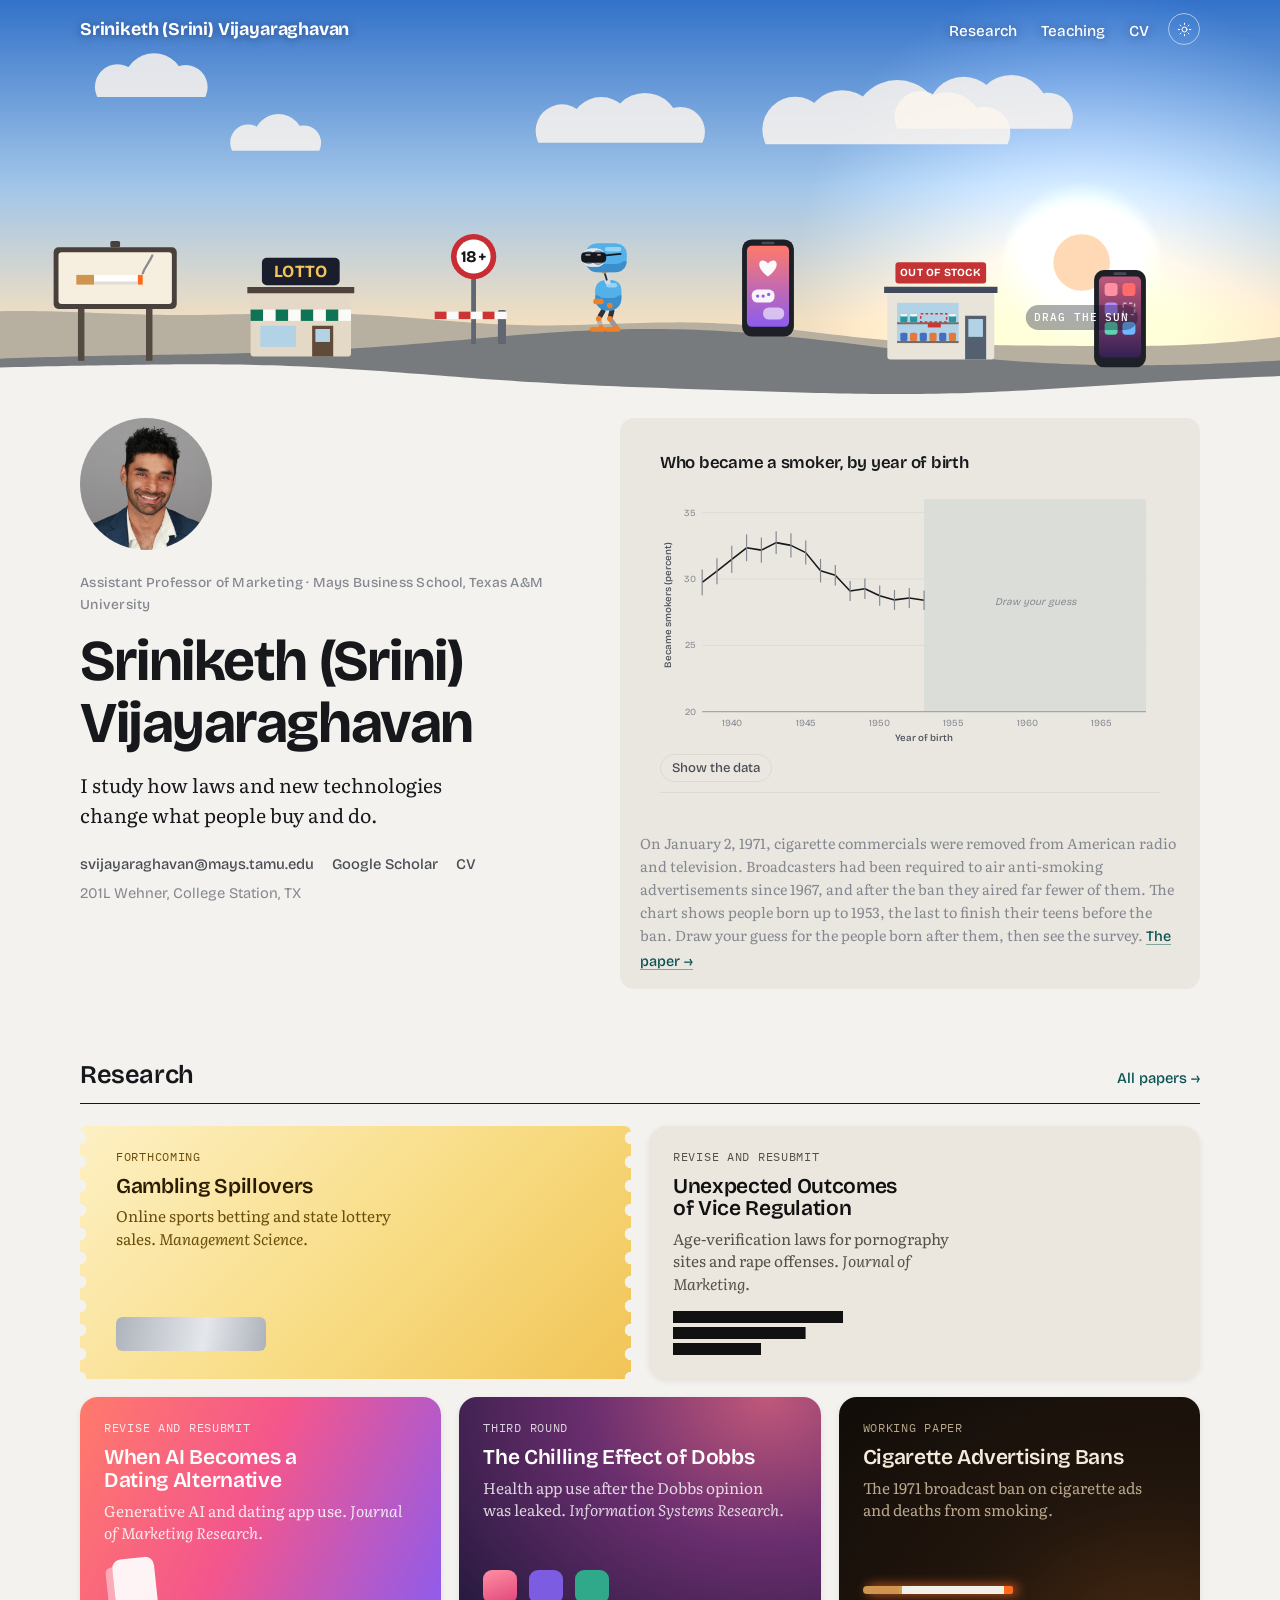
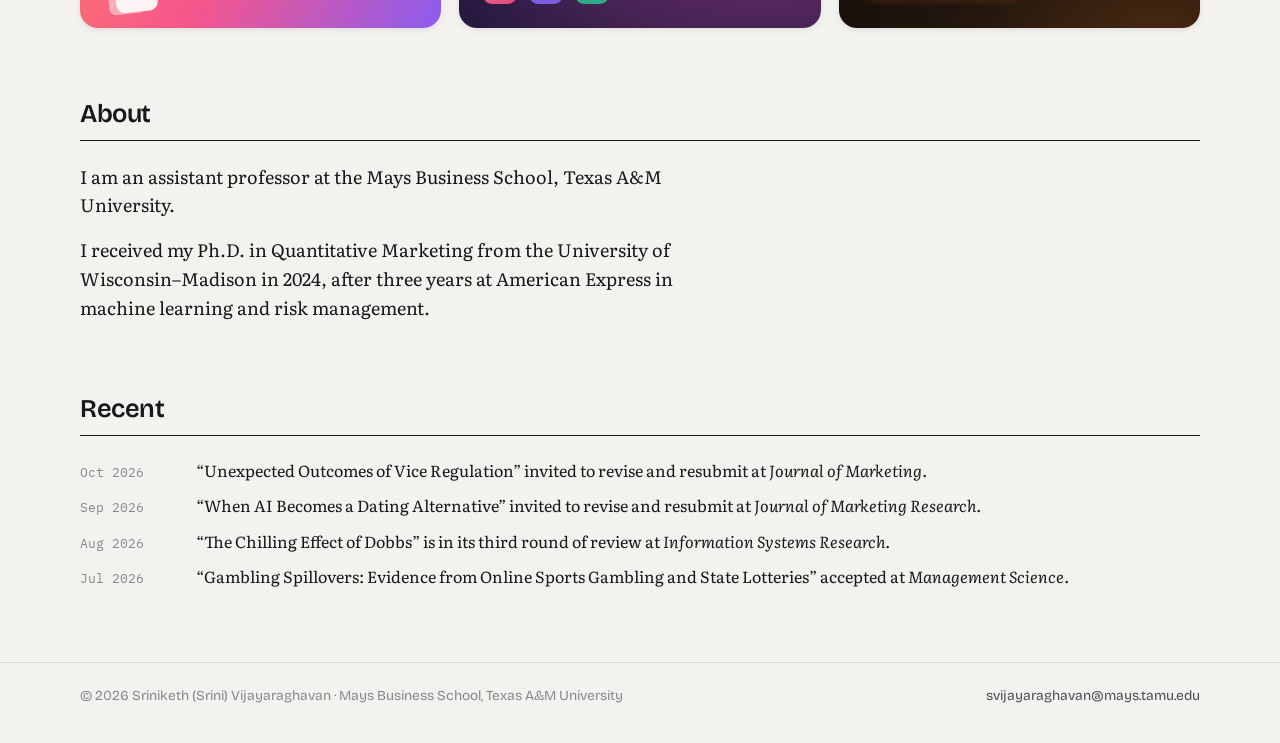
<file: index.html>
<!DOCTYPE html>

<html lang="en"><head>
<meta charset="utf-8"/>
<meta content="width=device-width, initial-scale=1" name="viewport"/>
<link href="https://sriniketh.com/" rel="canonical"/>
<link href="https://fonts.googleapis.com" rel="preconnect"/>
<link crossorigin="" href="https://fonts.gstatic.com" rel="preconnect"/>
<link href="https://fonts.googleapis.com/css2?family=Bricolage+Grotesque:opsz,wght@12..96,400;12..96,500;12..96,600;12..96,700&amp;family=Literata:ital,opsz,wght@0,7..72,400;0,7..72,600;1,7..72,400&amp;family=IBM+Plex+Mono:wght@400;500&amp;display=swap" rel="stylesheet"/>
<link href="assets/style.css?v=48" rel="stylesheet"/>
<script src="assets/site.js?v=48"></script>
<script src="assets/sky.js?v=48"></script>
<script src="assets/analytics.js?v=48"></script>
<script src="assets/data.js?v=48"></script>
<script src="assets/charts.js?v=48"></script>
<title>Sriniketh (Srini) Vijayaraghavan</title>
<meta content="Sriniketh (Srini) Vijayaraghavan, Assistant Professor of Marketing at Mays Business School, Texas A&amp;M University. Research on vice consumption, public policy, AI, crime, digital marketing and privacy." name="description"/>
</head><body>
<div class="skyband" aria-hidden="true"><canvas id="sky"></canvas></div>
<header class="site-header over-sky"><div class="wrap">
<a class="brand" data-edit="index-38" href="index.html">Sriniketh (Srini) Vijayaraghavan</a>
<ul class="nav">
<li><a data-edit="index-39" href="research.html">Research</a></li>
<li><a data-edit="index-40" href="teaching.html">Teaching</a></li>
<li><a data-edit="index-41" href="cv.pdf">CV</a></li>
<li><button aria-label="Switch between light and dark" class="theme-toggle" type="button"><svg class="sun" viewbox="0 0 24 24"><circle cx="12" cy="12" r="4"></circle><path d="M12 2v2M12 20v2M2 12h2M20 12h2M4.9 4.9l1.4 1.4M17.7 17.7l1.4 1.4M4.9 19.1l1.4-1.4M17.7 6.3l1.4-1.4"></path></svg><svg class="moon" viewbox="0 0 24 24"><path d="M20 14.5A8 8 0 0 1 9.5 4a8 8 0 1 0 10.5 10.5z"></path></svg></button></li>
</ul>
</div></header>
<main class="home"><div class="wrap">
<section class="hero">
<div>
<img alt="Portrait of Sriniketh (Srini) Vijayaraghavan" class="hero-photo" height="132" src="assets/headshot.jpg" width="132"/>
<span class="eyebrow" data-edit="index-2">Assistant Professor of Marketing · Mays Business School, Texas A&amp;M University</span>
<h1 data-edit="index-26">Sriniketh (Srini) Vijayaraghavan</h1>
<p class="lede" data-edit="index-1">I study how laws and new technologies change what people buy and do.</p>
<div class="contact">
<a data-edit="index-42" href="mailto:svijayaraghavan@mays.tamu.edu">svijayaraghavan@mays.tamu.edu</a>
<a data-edit="index-43" href="https://scholar.google.com/citations?user=oKg_U5QAAAAJ">Google Scholar</a>
<a data-edit="index-45" href="cv.pdf">CV</a>
<span data-edit="index-46">201L Wehner, College Station, TX</span>
</div>
</div>
<div class="rollout hero-fig" id="ban">
<div class="fig" data-fig="cigDraw"><h3 data-edit="index-22">Who became a smoker, by year of birth</h3></div>
<p class="rollout-caption" data-edit="index-28">On January 2, 1971, cigarette commercials were removed from American radio and television. Broadcasters had been required to air anti-smoking advertisements since 1967, and after the ban they aired far fewer of them. The chart shows people born up to 1953, the last to finish their teens before the ban. Draw your guess for the people born after them, then see the survey. <a class="explore-link" data-edit="index-29" href="cigarettes.html">The paper →</a></p>
</div>
</section>
<section class="section">
<div class="section-head"><h2 data-edit="index-23">Research</h2><a data-edit="index-47" href="research.html">All papers →</a></div>
<div class="themes-list doors">
<a class="theme-row" data-scene="ticket" href="gambling.html"><h3 data-edit="index-70">Gambling Spillovers</h3><span class="count" data-edit="index-71">Forthcoming</span><p data-edit="index-72">Online sports betting and state lottery sales. <em>Management Science</em>.</p></a>
<a class="theme-row" data-scene="redact" href="vice-regulation.html"><h3 data-edit="index-74">Unexpected Outcomes of Vice Regulation</h3><span class="count" data-edit="index-75">Revise and resubmit</span><p data-edit="index-76">Age-verification laws for pornography sites and rape offenses. <em>Journal of Marketing</em>.</p></a>
<a class="theme-row" data-scene="swipe" href="dating.html"><h3 data-edit="index-78">When AI Becomes a Dating Alternative</h3><span class="count" data-edit="index-79">Revise and resubmit</span><p data-edit="index-80">Generative AI and dating app use. <em>Journal of Marketing Research</em>.</p></a>
<a class="theme-row" data-scene="apps" href="dobbs.html"><h3 data-edit="index-82">The Chilling Effect of Dobbs</h3><span class="count" data-edit="index-83">Third round</span><p data-edit="index-84">Health app use after the Dobbs opinion was leaked. <em>Information Systems Research</em>.</p></a>
<a class="theme-row" data-scene="cig" href="cigarettes.html"><h3 data-edit="index-86">Cigarette Advertising Bans</h3><span class="count" data-edit="index-87">Working paper</span><p data-edit="index-88">The 1971 broadcast ban on cigarette ads and deaths from smoking.</p></a>
</div>
</section>
<section class="section">
<div class="section-head"><h2 data-edit="index-24">About</h2></div>
<div class="about about-text">
<div>
<p data-edit="index-19">I am an assistant professor at the Mays Business School, Texas A&amp;M University. </p>
<p data-edit="index-20">I received my Ph.D. in Quantitative Marketing from the University of Wisconsin–Madison in 2024, after three years at American Express in machine learning and risk management.</p>
</div>
</div>
</section>
<section class="section">
<div class="section-head"><h2 data-edit="index-25">Recent</h2></div>
<ul class="news">
<li><time data-edit="index-48" datetime="2026-10">Oct 2026</time><span data-edit="index-15">“Unexpected Outcomes of Vice Regulation” invited to revise and resubmit at <em>Journal of Marketing</em>.</span></li>
<li><time data-edit="index-49" datetime="2026-09">Sep 2026</time><span data-edit="index-16">“When AI Becomes a Dating Alternative” invited to revise and resubmit at <em>Journal of Marketing Research</em>.</span></li>
<li><time data-edit="index-50" datetime="2026-08">Aug 2026</time><span data-edit="index-17">“The Chilling Effect of Dobbs” is in its third round of review at <em>Information Systems Research</em>.</span></li>
<li><time data-edit="index-51" datetime="2026-07">Jul 2026</time><span data-edit="index-18">“Gambling Spillovers: Evidence from Online Sports Gambling and State Lotteries” accepted at <em>Management Science</em>.</span></li>
</ul>
</section>
</div></main>
<footer class="site-footer"><div class="wrap"><span data-edit="index-36">© 2026 Sriniketh (Srini) Vijayaraghavan · Mays Business School, Texas A&amp;M University</span><a data-edit="index-37" href="mailto:svijayaraghavan@mays.tamu.edu">svijayaraghavan@mays.tamu.edu</a></div></footer>
</body></html>
</file>
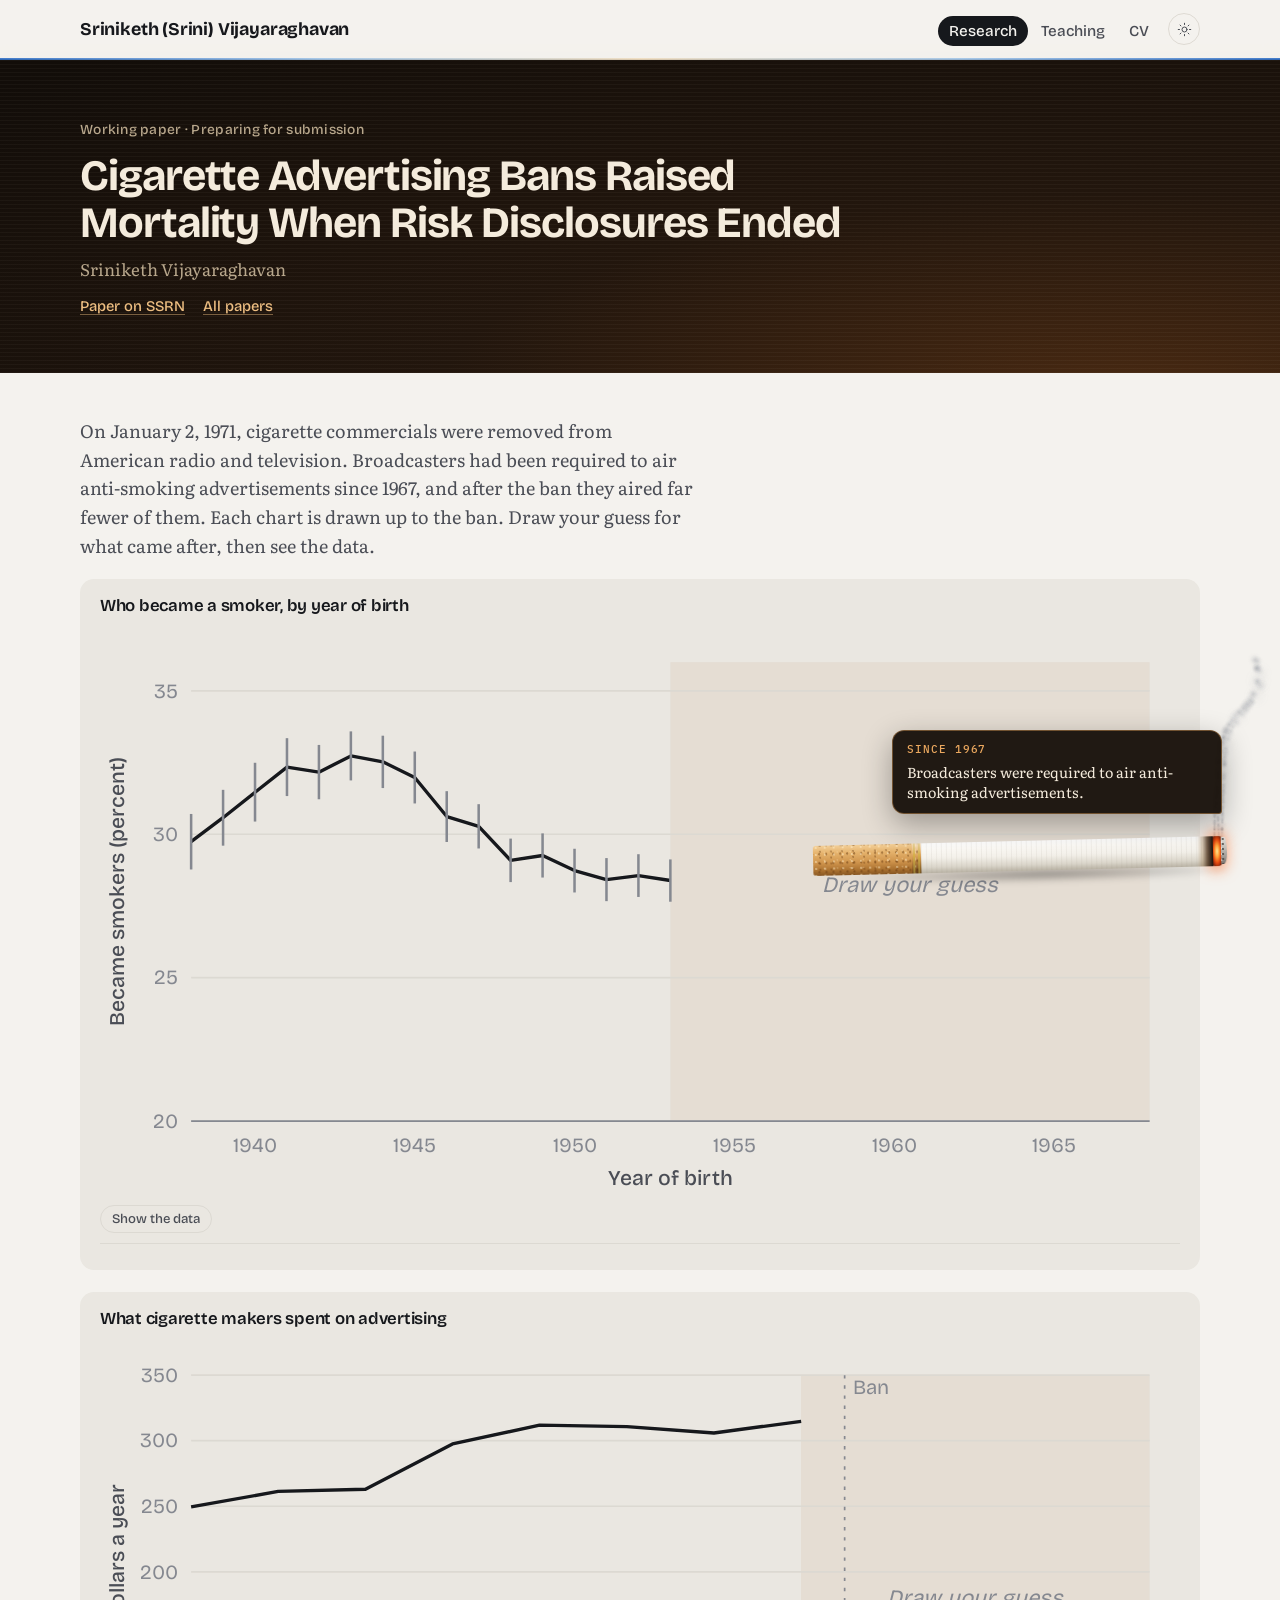
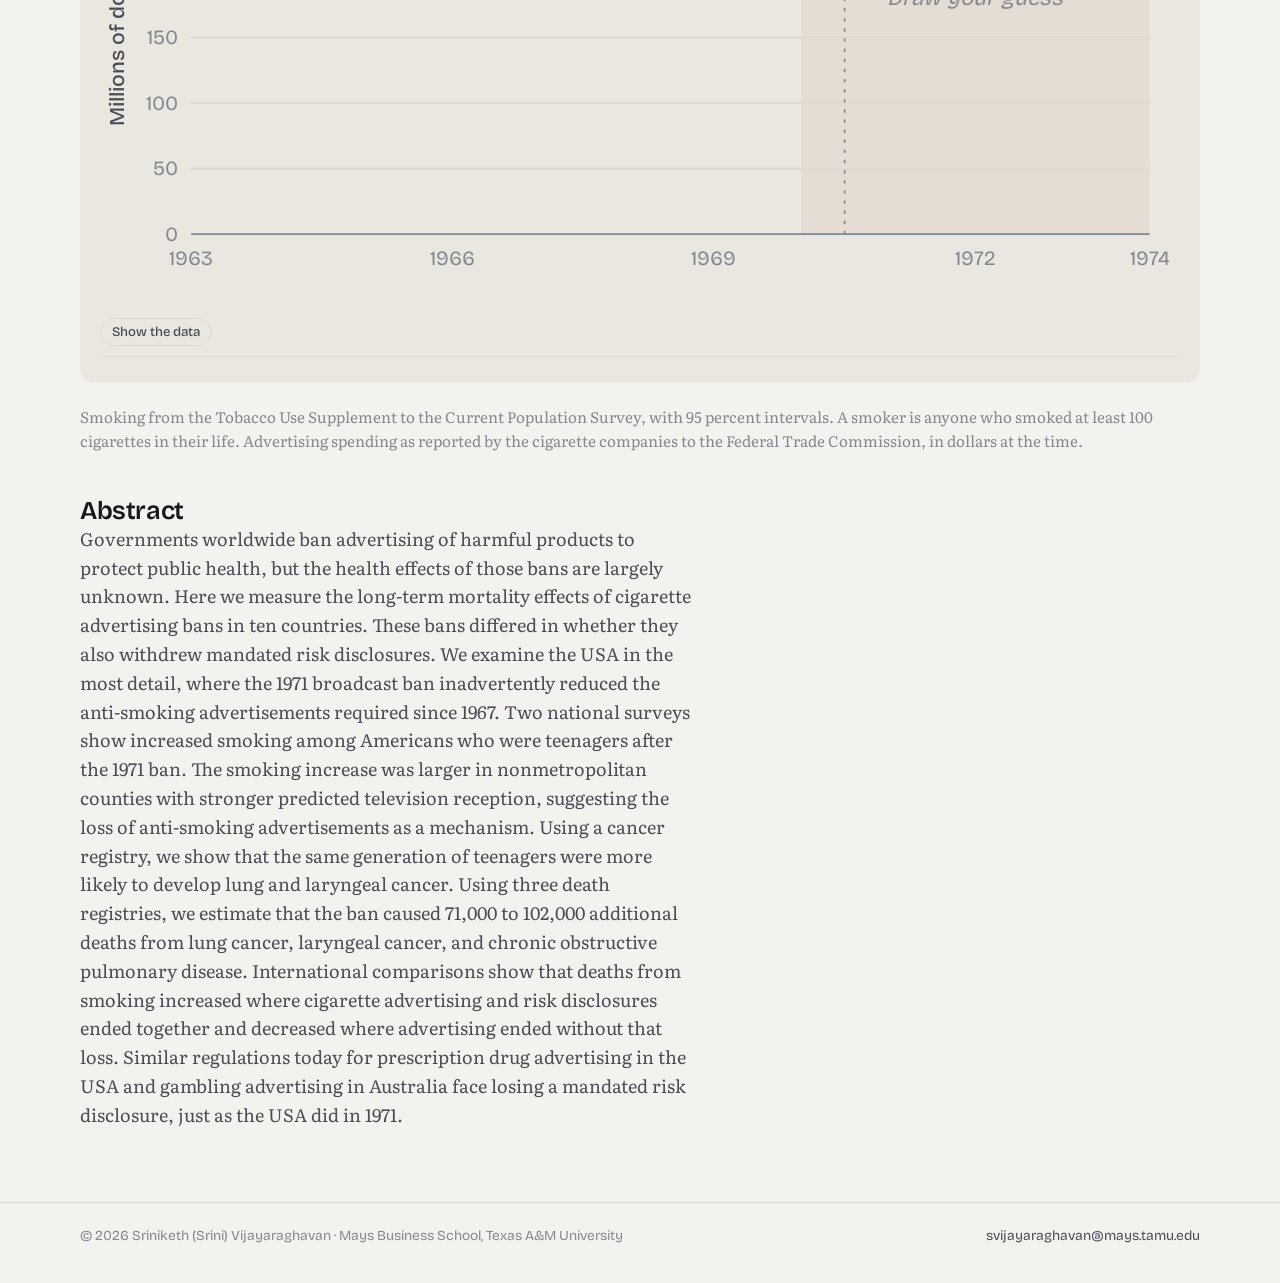
<file: cigarettes.html>
<!DOCTYPE html>

<html lang="en"><head>
<meta charset="utf-8"/>
<meta content="width=device-width, initial-scale=1" name="viewport"/>
<link href="https://sriniketh.com/cigarettes.html" rel="canonical"/>
<link href="https://fonts.googleapis.com" rel="preconnect"/>
<link crossorigin="" href="https://fonts.gstatic.com" rel="preconnect"/>
<link href="https://fonts.googleapis.com/css2?family=Bricolage+Grotesque:opsz,wght@12..96,400;12..96,500;12..96,600;12..96,700&amp;family=Literata:ital,opsz,wght@0,7..72,400;0,7..72,600;1,7..72,400&amp;family=IBM+Plex+Mono:wght@400;500&amp;display=swap" rel="stylesheet"/>
<link href="assets/style.css?v=48" rel="stylesheet"/>
<script src="assets/site.js?v=48"></script>
<script src="assets/analytics.js?v=48"></script>
<script src="assets/data.js?v=48"></script>
<script src="assets/charts.js?v=48"></script>
<script src="assets/scenes.js?v=48"></script>
<title>Cigarette Advertising Bans Raised Mortality · Sriniketh (Srini) Vijayaraghavan</title></head><body data-scene="cig">
<header class="site-header"><div class="wrap">
<a class="brand" data-edit="cigarettes-11" href="index.html">Sriniketh (Srini) Vijayaraghavan</a>
<ul class="nav">
<li><a aria-current="page" data-edit="cigarettes-12" href="research.html">Research</a></li>
<li><a data-edit="cigarettes-13" href="teaching.html">Teaching</a></li>
<li><a data-edit="cigarettes-14" href="cv.pdf">CV</a></li>
<li><button aria-label="Switch between light and dark" class="theme-toggle" type="button"><svg class="sun" viewbox="0 0 24 24"><circle cx="12" cy="12" r="4"></circle><path d="M12 2v2M12 20v2M2 12h2M20 12h2M4.9 4.9l1.4 1.4M17.7 17.7l1.4 1.4M4.9 19.1l1.4-1.4M17.7 6.3l1.4-1.4"></path></svg><svg class="moon" viewbox="0 0 24 24"><path d="M20 14.5A8 8 0 0 1 9.5 4a8 8 0 1 0 10.5 10.5z"></path></svg></button></li>
</ul>
</div></header>
<main class="has-scene"><section class="scene scene-cig"><div class="wrap">
<div class="paper-head">
<span class="eyebrow" data-edit="cigarettes-1">Working paper · Preparing for submission</span>
<h1 data-edit="cigarettes-7">Cigarette Advertising Bans Raised Mortality When Risk Disclosures Ended</h1>
<p class="authors" data-edit="cigarettes-8">Sriniketh Vijayaraghavan</p>
<div class="links"><a href="https://papers.ssrn.com/sol3/papers.cfm?abstract_id=7458684">Paper on SSRN</a><a data-edit="cigarettes-15" href="research.html">All papers</a></div>
</div>
</div></section><div class="wrap">
<section class="explore">
<p class="lead" data-edit="cigarettes-2">On January 2, 1971, cigarette commercials were removed from American radio and television. Broadcasters had been required to air anti-smoking advertisements since 1967, and after the ban they aired far fewer of them. Each chart is drawn up to the ban. Draw your guess for what came after, then see the data.</p>
<div class="fig" data-fig="cigDraw"><h3 data-edit="cigarettes-5">Who became a smoker, by year of birth</h3></div>
<div class="fig" data-fig="adsDraw"><h3 data-edit="cigarettes-6">What cigarette makers spent on advertising</h3></div>
<p class="howto" data-edit="cigarettes-3">Smoking from the Tobacco Use Supplement to the Current Population Survey, with 95 percent intervals. A smoker is anyone who smoked at least 100 cigarettes in their life. Advertising spending as reported by the cigarette companies to the Federal Trade Commission, in dollars at the time.</p>
</section>
<section class="abstract">
<h2 data-edit="cigarettes-16">Abstract</h2>
<p data-edit="cigarettes-4">Governments worldwide ban advertising of harmful products to protect public health, but the health effects of those bans are largely unknown. Here we measure the long-term mortality effects of cigarette advertising bans in ten countries. These bans differed in whether they also withdrew mandated risk disclosures. We examine the USA in the most detail, where the 1971 broadcast ban inadvertently reduced the anti-smoking advertisements required since 1967. Two national surveys show increased smoking among Americans who were teenagers after the 1971 ban. The smoking increase was larger in nonmetropolitan counties with stronger predicted television reception, suggesting the loss of anti-smoking advertisements as a mechanism. Using a cancer registry, we show that the same generation of teenagers were more likely to develop lung and laryngeal cancer. Using three death registries, we estimate that the ban caused 71,000 to 102,000 additional deaths from lung cancer, laryngeal cancer, and chronic obstructive pulmonary disease. International comparisons show that deaths from smoking increased where cigarette advertising and risk disclosures ended together and decreased where advertising ended without that loss. Similar regulations today for prescription drug advertising in the USA and gambling advertising in Australia face losing a mandated risk disclosure, just as the USA did in 1971.</p>
</section>
</div></main>
<footer class="site-footer"><div class="wrap"><span data-edit="cigarettes-9">© 2026 Sriniketh (Srini) Vijayaraghavan · Mays Business School, Texas A&amp;M University</span><a data-edit="cigarettes-10" href="mailto:svijayaraghavan@mays.tamu.edu">svijayaraghavan@mays.tamu.edu</a></div></footer>
</body></html>
</file>
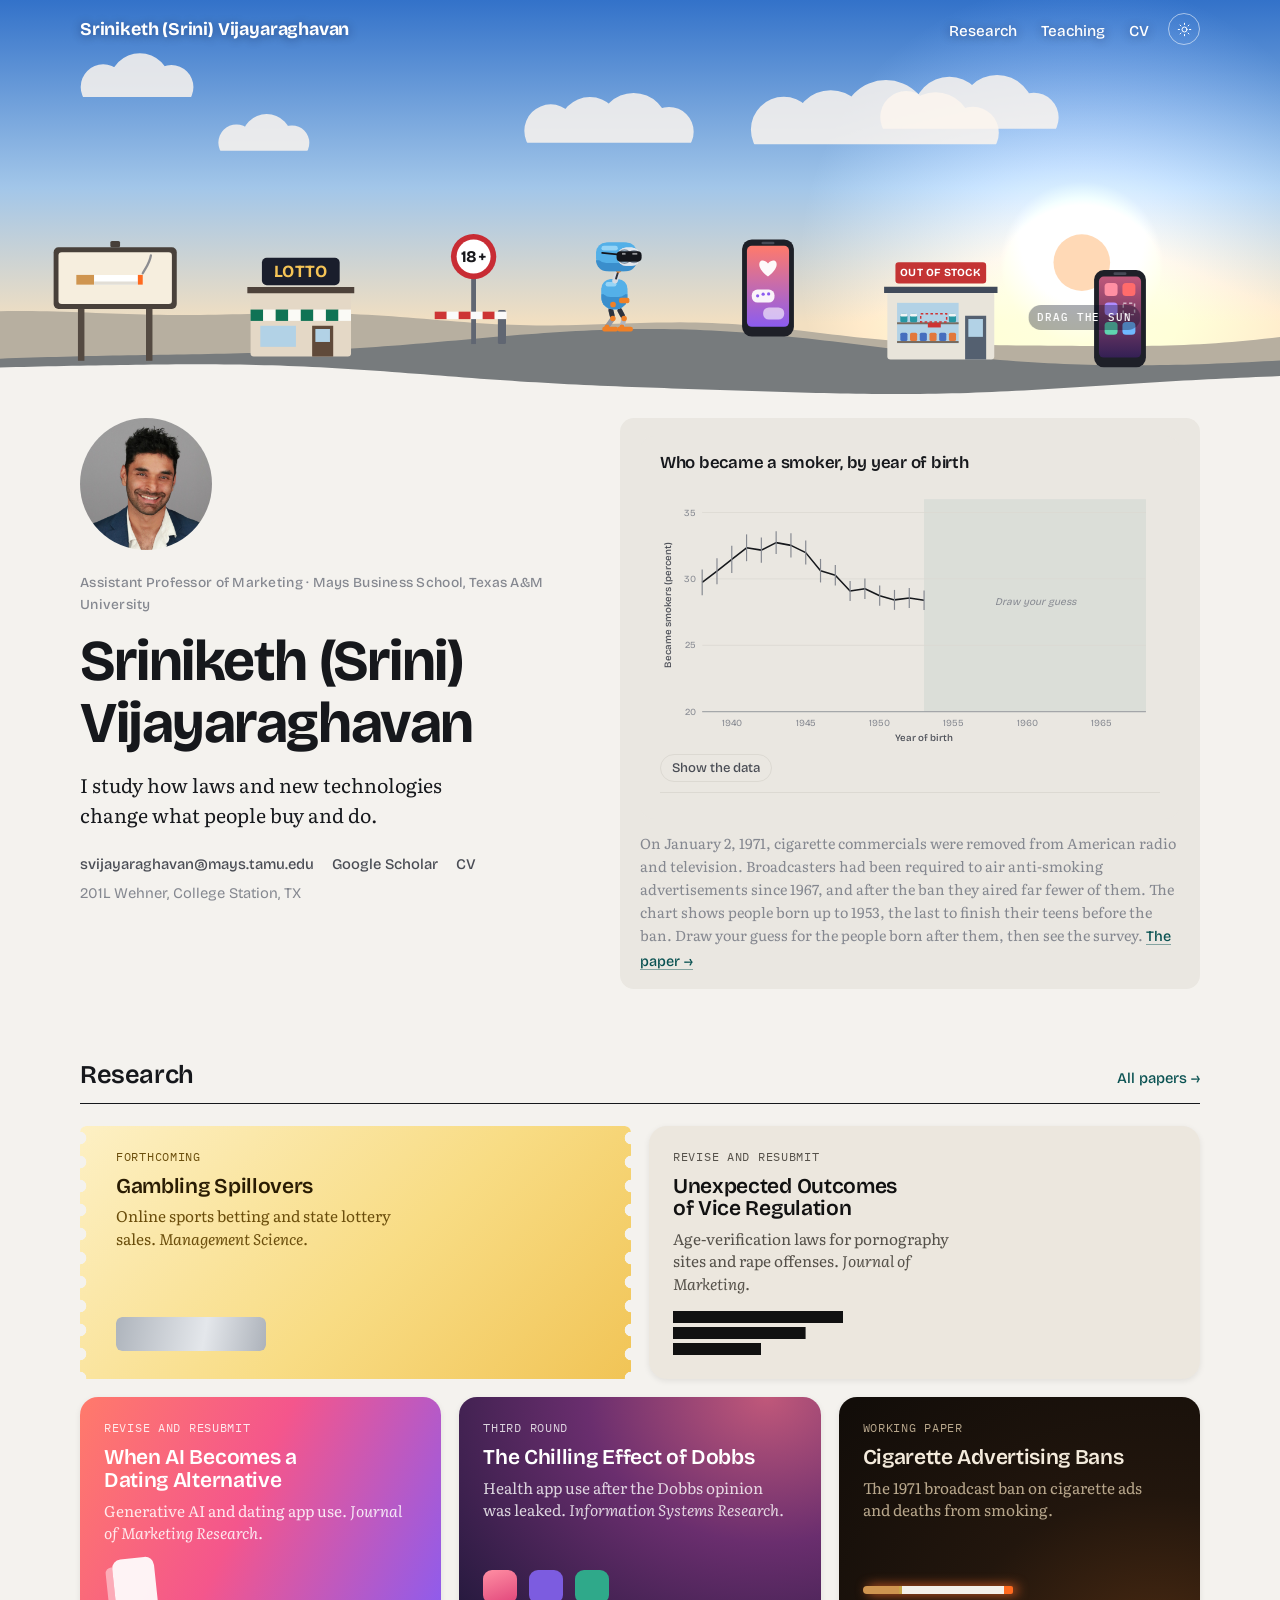
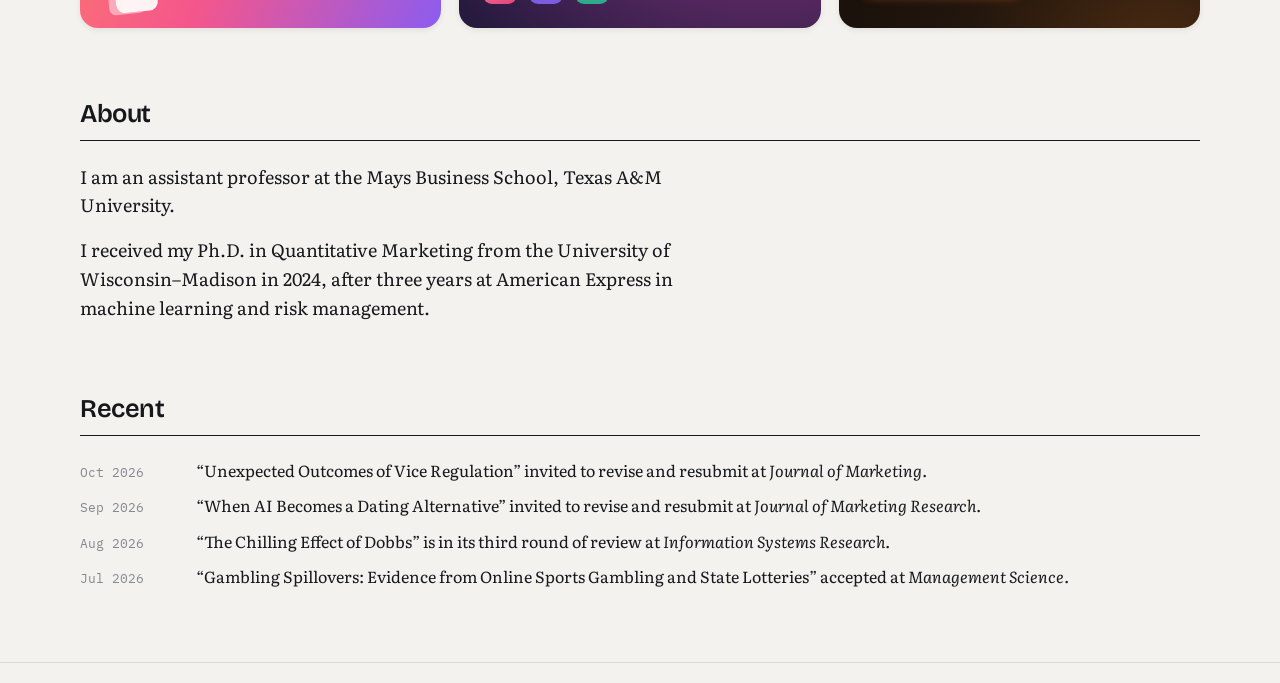
<file: contact.html>
<!DOCTYPE html>
<html lang="en"><head><meta charset="utf-8"/>
<title>Sriniketh (Srini) Vijayaraghavan</title>
<link rel="canonical" href="https://sriniketh.com/"/>
<meta http-equiv="refresh" content="0; url=index.html"/>
</head><body><p><a href="index.html">Sriniketh (Srini) Vijayaraghavan</a></p></body></html>
</file>
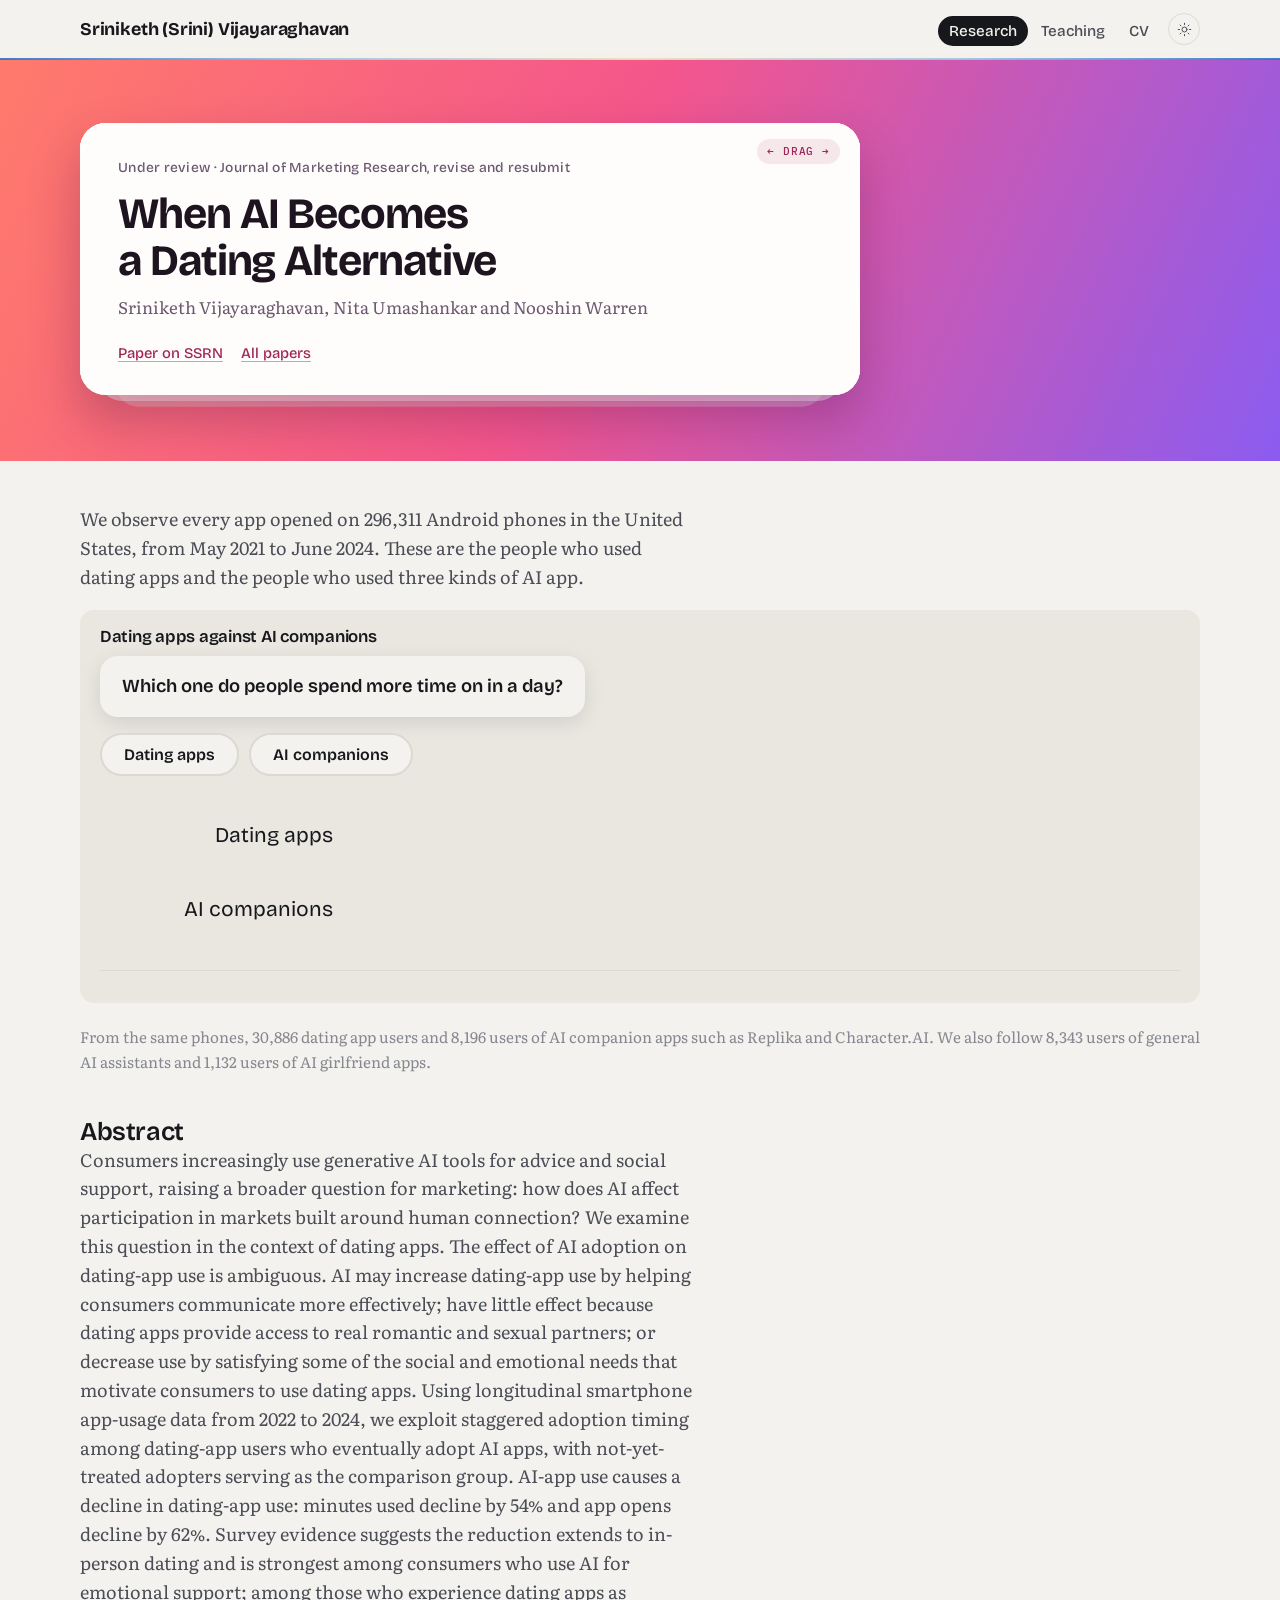
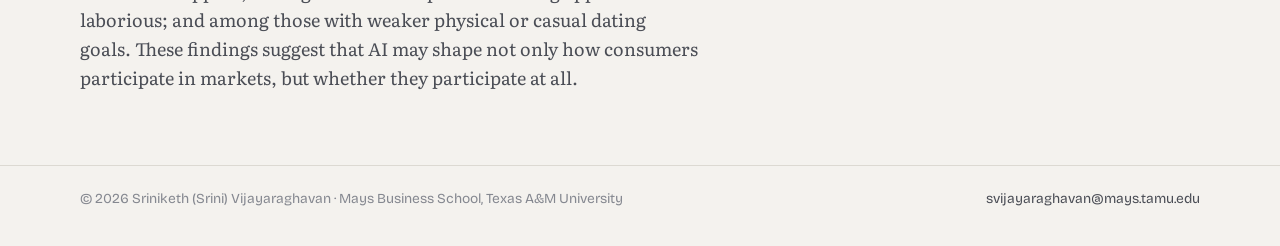
<file: dating.html>
<!DOCTYPE html>

<html lang="en"><head>
<meta charset="utf-8"/>
<meta content="width=device-width, initial-scale=1" name="viewport"/>
<link href="https://sriniketh.com/dating.html" rel="canonical"/>
<link href="https://fonts.googleapis.com" rel="preconnect"/>
<link crossorigin="" href="https://fonts.gstatic.com" rel="preconnect"/>
<link href="https://fonts.googleapis.com/css2?family=Bricolage+Grotesque:opsz,wght@12..96,400;12..96,500;12..96,600;12..96,700&amp;family=Literata:ital,opsz,wght@0,7..72,400;0,7..72,600;1,7..72,400&amp;family=IBM+Plex+Mono:wght@400;500&amp;display=swap" rel="stylesheet"/>
<link href="assets/style.css?v=48" rel="stylesheet"/>
<script src="assets/site.js?v=48"></script>
<script src="assets/analytics.js?v=48"></script>
<script src="assets/data.js?v=48"></script>
<script src="assets/charts.js?v=48"></script>
<script src="assets/scenes.js?v=48"></script>
<title>When AI Becomes a Dating Alternative · Sriniketh (Srini) Vijayaraghavan</title></head><body data-scene="swipe">
<header class="site-header"><div class="wrap">
<a class="brand" data-edit="dating-10" href="index.html">Sriniketh (Srini) Vijayaraghavan</a>
<ul class="nav">
<li><a aria-current="page" data-edit="dating-11" href="research.html">Research</a></li>
<li><a data-edit="dating-12" href="teaching.html">Teaching</a></li>
<li><a data-edit="dating-13" href="cv.pdf">CV</a></li>
<li><button aria-label="Switch between light and dark" class="theme-toggle" type="button"><svg class="sun" viewbox="0 0 24 24"><circle cx="12" cy="12" r="4"></circle><path d="M12 2v2M12 20v2M2 12h2M20 12h2M4.9 4.9l1.4 1.4M17.7 17.7l1.4 1.4M4.9 19.1l1.4-1.4M17.7 6.3l1.4-1.4"></path></svg><svg class="moon" viewbox="0 0 24 24"><path d="M20 14.5A8 8 0 0 1 9.5 4a8 8 0 1 0 10.5 10.5z"></path></svg></button></li>
</ul>
</div></header>
<main class="has-scene"><section class="scene scene-swipe"><div class="wrap">
<div class="paper-head">
<span class="eyebrow" data-edit="dating-1">Under review · Journal of Marketing Research, revise and resubmit</span>
<h1 data-edit="dating-6">When AI Becomes a Dating Alternative</h1>
<p class="authors" data-edit="dating-7">Sriniketh Vijayaraghavan, Nita Umashankar and Nooshin Warren</p>
<div class="links"><a data-edit="dating-14" href="https://papers.ssrn.com/sol3/papers.cfm?abstract_id=7266441">Paper on SSRN</a><a data-edit="dating-15" href="research.html">All papers</a></div>
</div>
</div></section><div class="wrap">
<section class="explore">
<p class="lead" data-edit="dating-2">We observe every app opened on 296,311 Android phones in the United States, from May 2021 to June 2024. These are the people who used dating apps and the people who used three kinds of AI app.</p>
<div class="fig" data-fig="datingDesc"><h3 data-edit="dating-5">Dating apps against AI companions</h3></div>
<p class="howto" data-edit="dating-3">From the same phones, 30,886 dating app users and 8,196 users of AI companion apps such as Replika and Character.AI. We also follow 8,343 users of general AI assistants and 1,132 users of AI girlfriend apps.</p>
</section>
<section class="abstract">
<h2 data-edit="dating-16">Abstract</h2>
<p data-edit="dating-4">Consumers increasingly use generative AI tools for advice and social support, raising a broader question for marketing: how does AI affect participation in markets built around human connection? We examine this question in the context of dating apps. The effect of AI adoption on dating-app use is ambiguous. AI may increase dating-app use by helping consumers communicate more effectively; have little effect because dating apps provide access to real romantic and sexual partners; or decrease use by satisfying some of the social and emotional needs that motivate consumers to use dating apps. Using longitudinal smartphone app-usage data from 2022 to 2024, we exploit staggered adoption timing among dating-app users who eventually adopt AI apps, with not-yet-treated adopters serving as the comparison group. AI-app use causes a decline in dating-app use: minutes used decline by 54% and app opens decline by 62%. Survey evidence suggests the reduction extends to in-person dating and is strongest among consumers who use AI for emotional support; among those who experience dating apps as laborious; and among those with weaker physical or casual dating goals. These findings suggest that AI may shape not only how consumers participate in markets, but whether they participate at all.</p>
</section>
</div></main>
<footer class="site-footer"><div class="wrap"><span data-edit="dating-8">© 2026 Sriniketh (Srini) Vijayaraghavan · Mays Business School, Texas A&amp;M University</span><a data-edit="dating-9" href="mailto:svijayaraghavan@mays.tamu.edu">svijayaraghavan@mays.tamu.edu</a></div></footer>
</body></html>
</file>
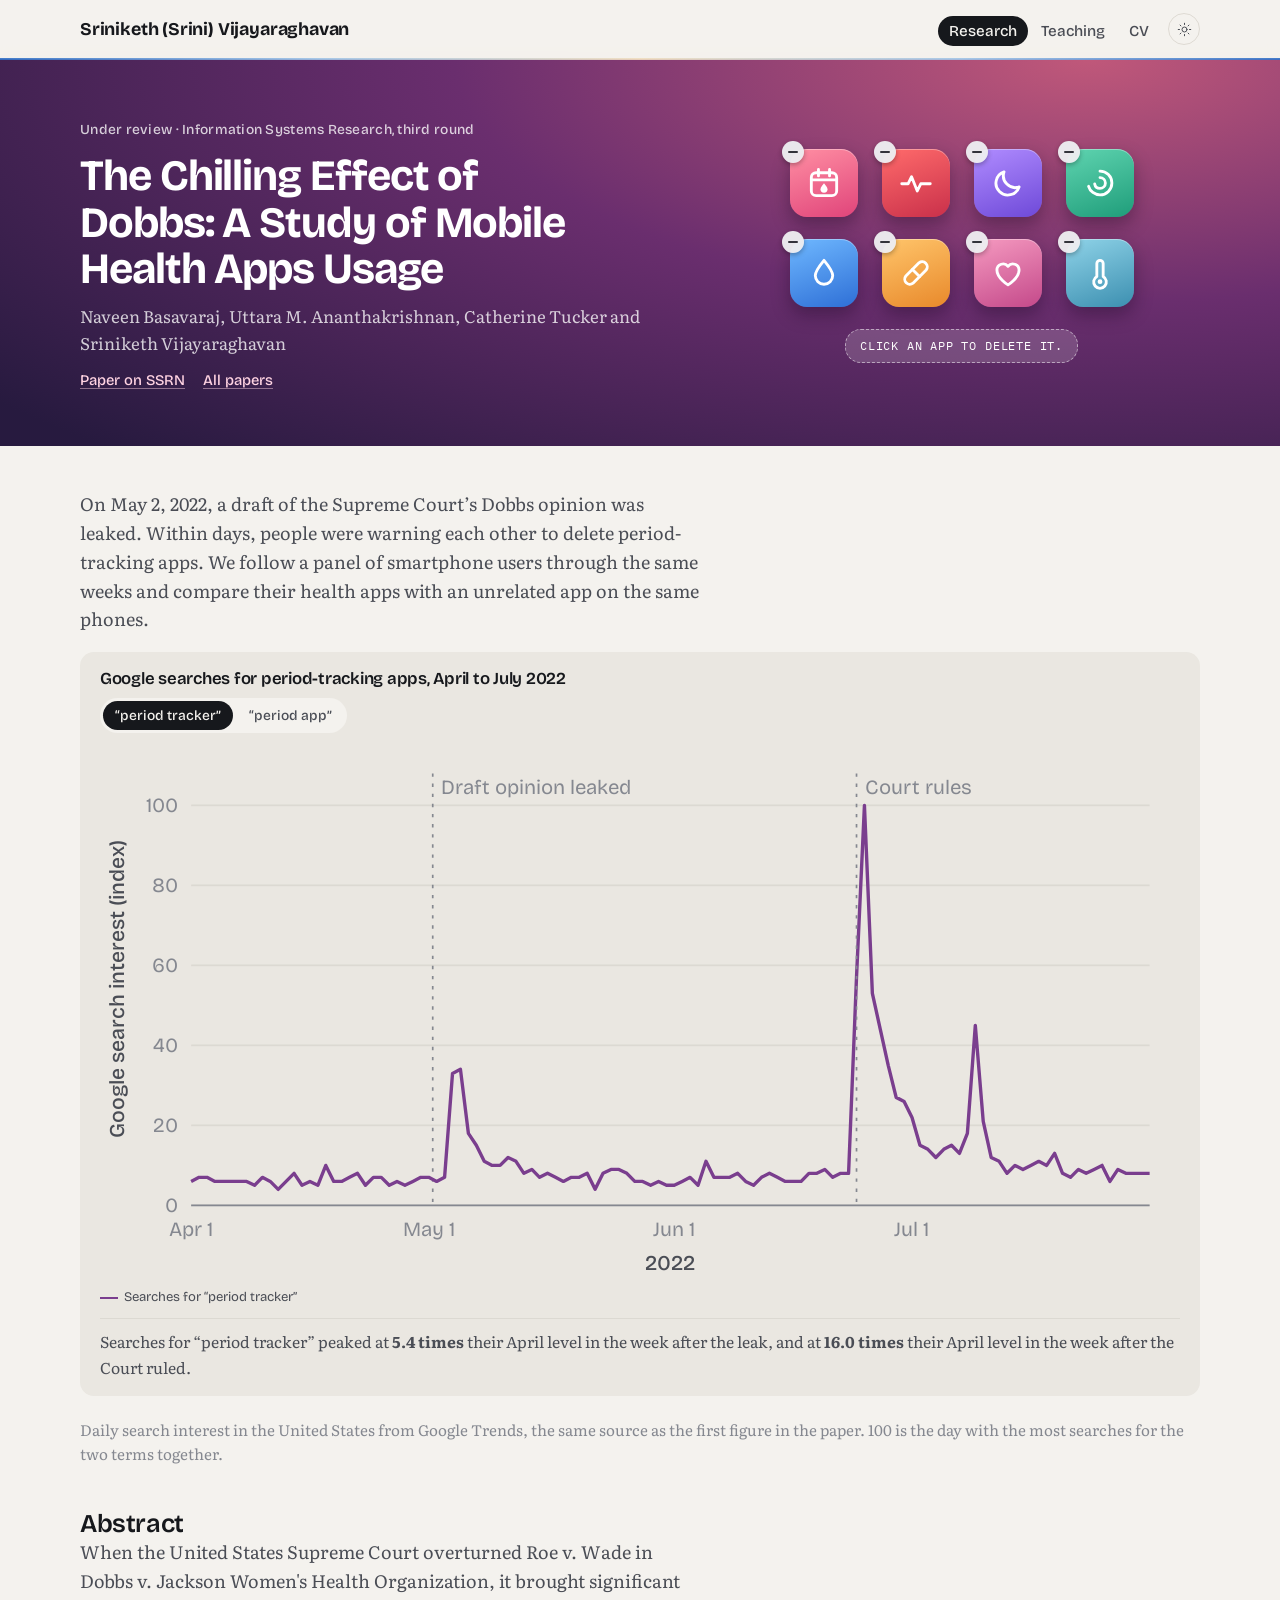
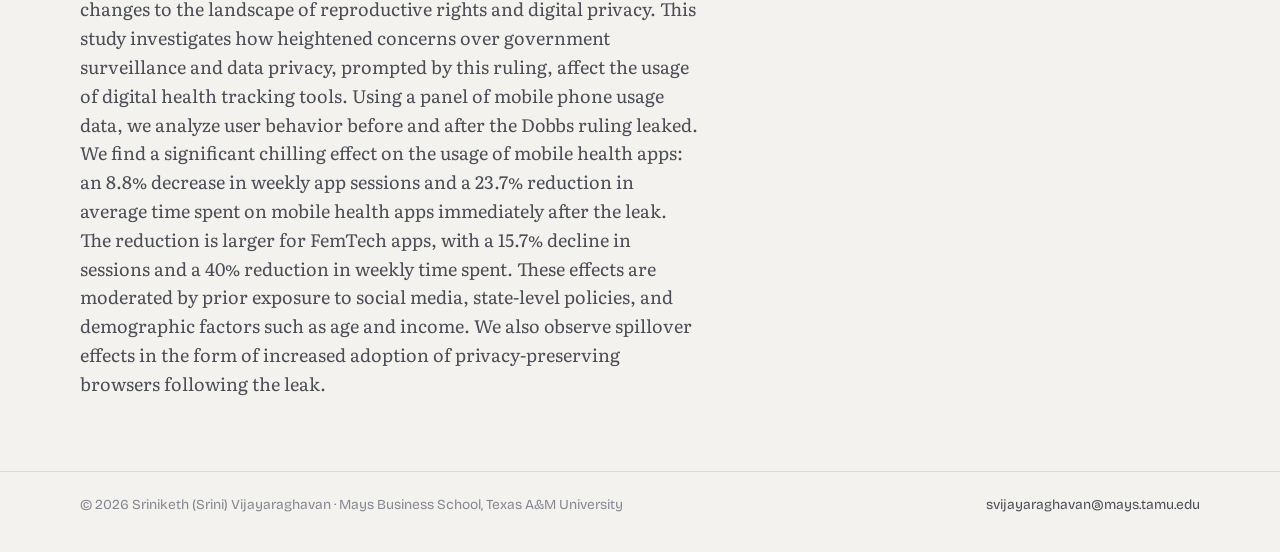
<file: dobbs.html>
<!DOCTYPE html>

<html lang="en"><head>
<meta charset="utf-8"/>
<meta content="width=device-width, initial-scale=1" name="viewport"/>
<link href="https://sriniketh.com/dobbs.html" rel="canonical"/>
<link href="https://fonts.googleapis.com" rel="preconnect"/>
<link crossorigin="" href="https://fonts.gstatic.com" rel="preconnect"/>
<link href="https://fonts.googleapis.com/css2?family=Bricolage+Grotesque:opsz,wght@12..96,400;12..96,500;12..96,600;12..96,700&amp;family=Literata:ital,opsz,wght@0,7..72,400;0,7..72,600;1,7..72,400&amp;family=IBM+Plex+Mono:wght@400;500&amp;display=swap" rel="stylesheet"/>
<link href="assets/style.css?v=48" rel="stylesheet"/>
<script src="assets/site.js?v=48"></script>
<script src="assets/analytics.js?v=48"></script>
<script src="assets/data.js?v=48"></script>
<script src="assets/charts.js?v=48"></script>
<script src="assets/scenes.js?v=48"></script>
<title>The Chilling Effect of Dobbs · Sriniketh (Srini) Vijayaraghavan</title></head><body data-scene="apps">
<header class="site-header"><div class="wrap">
<a class="brand" data-edit="dobbs-10" href="index.html">Sriniketh (Srini) Vijayaraghavan</a>
<ul class="nav">
<li><a aria-current="page" data-edit="dobbs-11" href="research.html">Research</a></li>
<li><a data-edit="dobbs-12" href="teaching.html">Teaching</a></li>
<li><a data-edit="dobbs-13" href="cv.pdf">CV</a></li>
<li><button aria-label="Switch between light and dark" class="theme-toggle" type="button"><svg class="sun" viewbox="0 0 24 24"><circle cx="12" cy="12" r="4"></circle><path d="M12 2v2M12 20v2M2 12h2M20 12h2M4.9 4.9l1.4 1.4M17.7 17.7l1.4 1.4M4.9 19.1l1.4-1.4M17.7 6.3l1.4-1.4"></path></svg><svg class="moon" viewbox="0 0 24 24"><path d="M20 14.5A8 8 0 0 1 9.5 4a8 8 0 1 0 10.5 10.5z"></path></svg></button></li>
</ul>
</div></header>
<main class="has-scene"><section class="scene scene-apps two"><div class="wrap">
<div class="paper-head">
<span class="eyebrow" data-edit="dobbs-1">Under review · Information Systems Research, third round</span>
<h1 data-edit="dobbs-6">The Chilling Effect of Dobbs: A Study of Mobile Health Apps Usage</h1>
<p class="authors" data-edit="dobbs-7">Naveen Basavaraj, Uttara M. Ananthakrishnan, Catherine Tucker and Sriniketh Vijayaraghavan</p>
<div class="links"><a data-edit="dobbs-14" href="https://papers.ssrn.com/sol3/papers.cfm?abstract_id=4924919">Paper on SSRN</a><a data-edit="dobbs-15" href="research.html">All papers</a></div>
</div>
<div class="scene-side" aria-hidden="true"></div>
</div></section><div class="wrap">
<section class="explore">
<p class="lead" data-edit="dobbs-2">On May 2, 2022, a draft of the Supreme Court’s Dobbs opinion was leaked. Within days, people were warning each other to delete period-tracking apps. We follow a panel of smartphone users through the same weeks and compare their health apps with an unrelated app on the same phones.</p>
<div class="fig" data-fig="dobbsTrends"><h3 data-edit="dobbs-5">Google searches for period-tracking apps, April to July 2022</h3></div>
<p class="howto" data-edit="dobbs-3">Daily search interest in the United States from Google Trends, the same source as the first figure in the paper. 100 is the day with the most searches for the two terms together.</p>
</section>
<section class="abstract">
<h2 data-edit="dobbs-16">Abstract</h2>
<p data-edit="dobbs-4">When the United States Supreme Court overturned Roe v. Wade in Dobbs v. Jackson Women's Health Organization, it brought significant changes to the landscape of reproductive rights and digital privacy. This study investigates how heightened concerns over government surveillance and data privacy, prompted by this ruling, affect the usage of digital health tracking tools. Using a panel of mobile phone usage data, we analyze user behavior before and after the Dobbs ruling leaked. We find a significant chilling effect on the usage of mobile health apps: an 8.8% decrease in weekly app sessions and a 23.7% reduction in average time spent on mobile health apps immediately after the leak. The reduction is larger for FemTech apps, with a 15.7% decline in sessions and a 40% reduction in weekly time spent. These effects are moderated by prior exposure to social media, state-level policies, and demographic factors such as age and income. We also observe spillover effects in the form of increased adoption of privacy-preserving browsers following the leak.</p>
</section>
</div></main>
<footer class="site-footer"><div class="wrap"><span data-edit="dobbs-8">© 2026 Sriniketh (Srini) Vijayaraghavan · Mays Business School, Texas A&amp;M University</span><a data-edit="dobbs-9" href="mailto:svijayaraghavan@mays.tamu.edu">svijayaraghavan@mays.tamu.edu</a></div></footer>
</body></html>
</file>
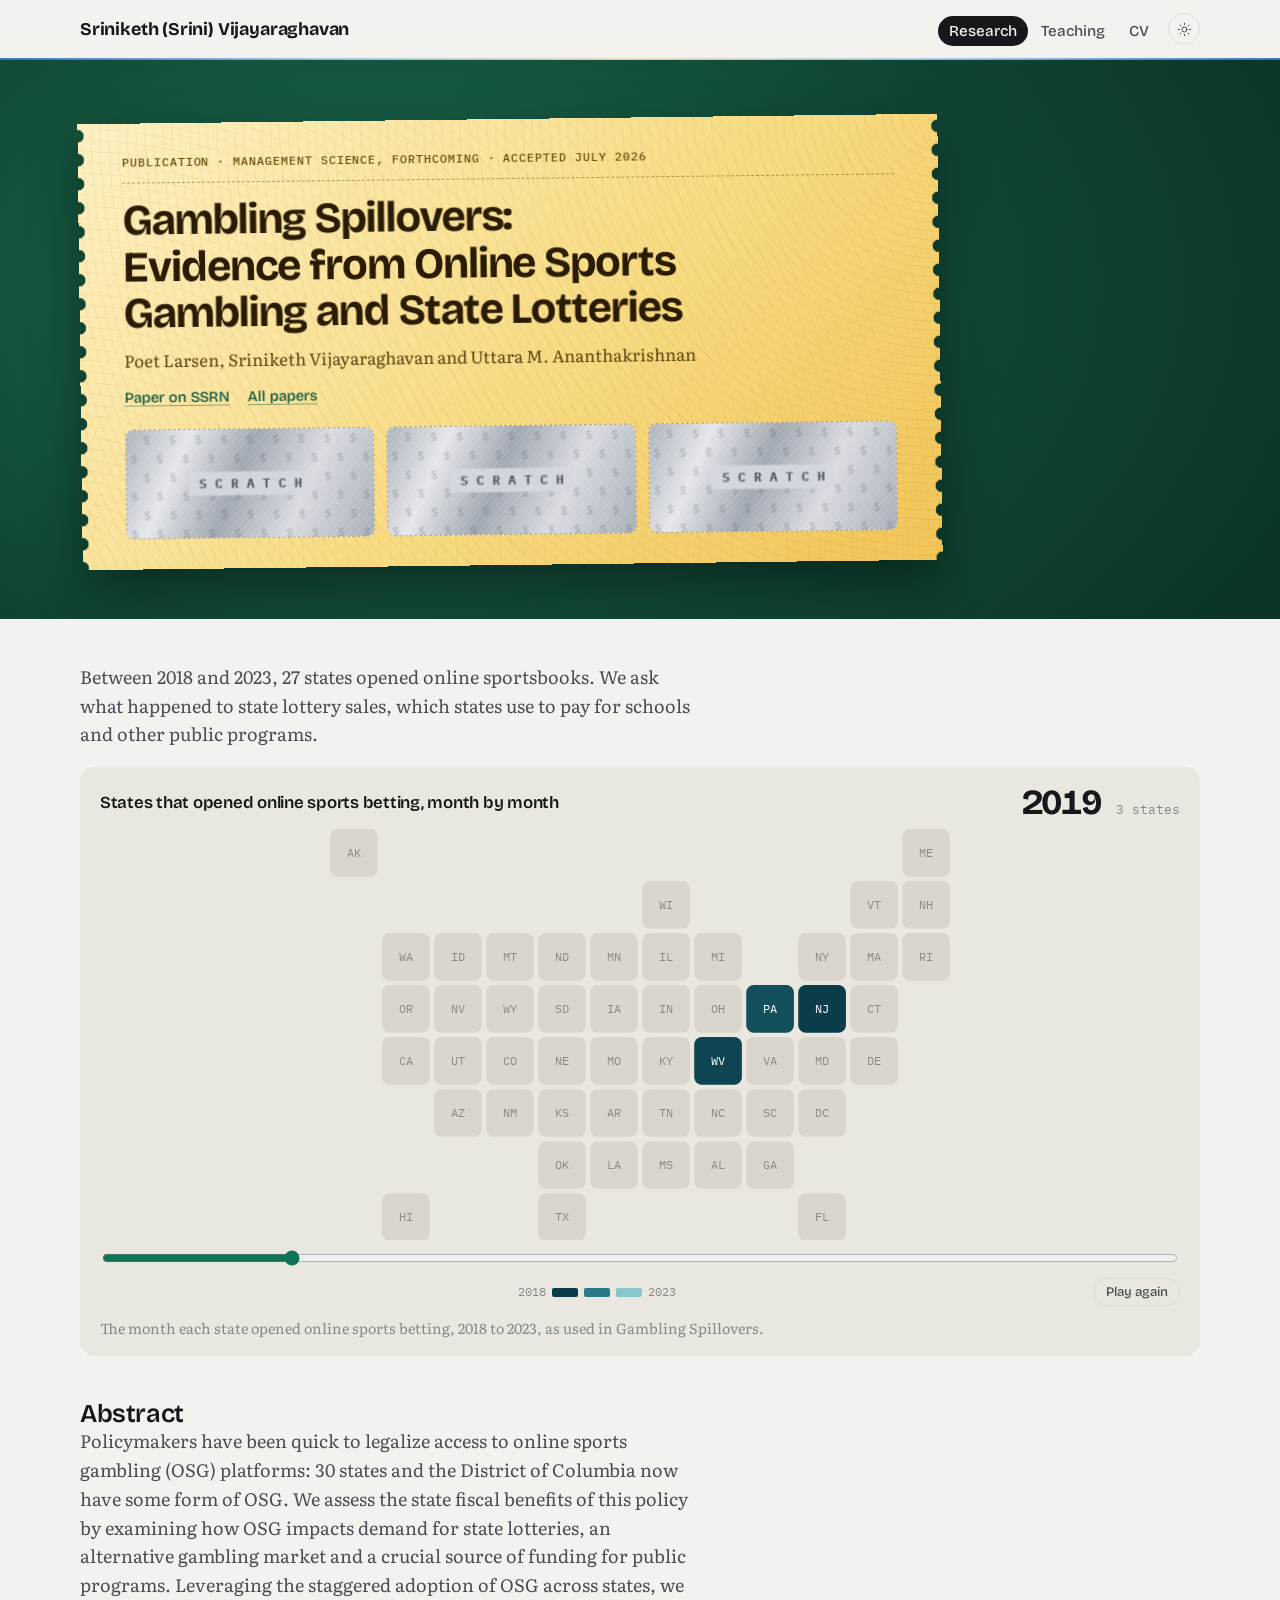
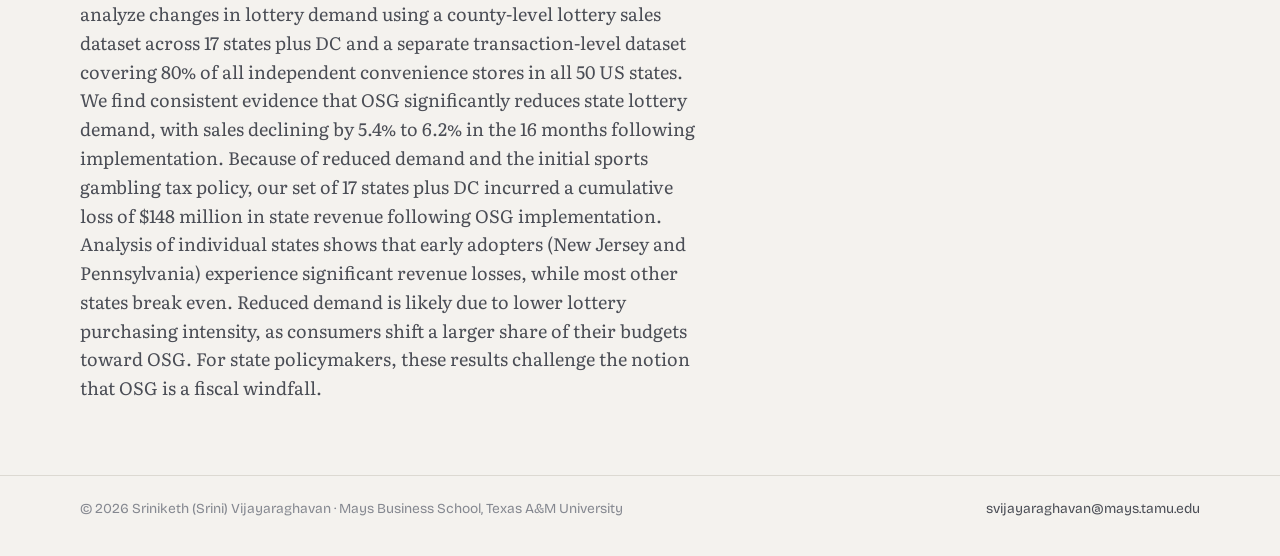
<file: gambling.html>
<!DOCTYPE html>

<html lang="en"><head>
<meta charset="utf-8"/>
<meta content="width=device-width, initial-scale=1" name="viewport"/>
<link href="https://sriniketh.com/gambling.html" rel="canonical"/>
<link href="https://fonts.googleapis.com" rel="preconnect"/>
<link crossorigin="" href="https://fonts.gstatic.com" rel="preconnect"/>
<link href="https://fonts.googleapis.com/css2?family=Bricolage+Grotesque:opsz,wght@12..96,400;12..96,500;12..96,600;12..96,700&amp;family=Literata:ital,opsz,wght@0,7..72,400;0,7..72,600;1,7..72,400&amp;family=IBM+Plex+Mono:wght@400;500&amp;display=swap" rel="stylesheet"/>
<link href="assets/style.css?v=48" rel="stylesheet"/>
<script src="assets/site.js?v=48"></script>
<script src="assets/analytics.js?v=48"></script>
<script src="assets/data.js?v=48"></script>
<script src="assets/charts.js?v=48"></script>
<script src="assets/scenes.js?v=48"></script>
<title>Gambling Spillovers · Sriniketh (Srini) Vijayaraghavan</title></head><body data-scene="ticket">
<header class="site-header"><div class="wrap">
<a class="brand" data-edit="gambling-10" href="index.html">Sriniketh (Srini) Vijayaraghavan</a>
<ul class="nav">
<li><a aria-current="page" data-edit="gambling-11" href="research.html">Research</a></li>
<li><a data-edit="gambling-12" href="teaching.html">Teaching</a></li>
<li><a data-edit="gambling-13" href="cv.pdf">CV</a></li>
<li><button aria-label="Switch between light and dark" class="theme-toggle" type="button"><svg class="sun" viewbox="0 0 24 24"><circle cx="12" cy="12" r="4"></circle><path d="M12 2v2M12 20v2M2 12h2M20 12h2M4.9 4.9l1.4 1.4M17.7 17.7l1.4 1.4M4.9 19.1l1.4-1.4M17.7 6.3l1.4-1.4"></path></svg><svg class="moon" viewbox="0 0 24 24"><path d="M20 14.5A8 8 0 0 1 9.5 4a8 8 0 1 0 10.5 10.5z"></path></svg></button></li>
</ul>
</div></header>
<main class="has-scene"><section class="scene scene-ticket"><div class="wrap">
<div class="paper-head">
<span class="eyebrow" data-edit="gambling-1">Publication · Management Science, forthcoming · Accepted July 2026</span>
<h1 data-edit="gambling-6">Gambling Spillovers: Evidence from Online Sports Gambling and State Lotteries</h1>
<p class="authors" data-edit="gambling-7">Poet Larsen, Sriniketh Vijayaraghavan and Uttara M. Ananthakrishnan</p>
<div class="links"><a data-edit="gambling-14" href="https://papers.ssrn.com/sol3/papers.cfm?abstract_id=5413774">Paper on SSRN</a><a data-edit="gambling-16" href="research.html">All papers</a></div>
</div>
</div></section><div class="wrap">
<section class="explore">
<p class="lead" data-edit="gambling-2">Between 2018 and 2023, 27 states opened online sportsbooks. We ask what happened to state lottery sales, which states use to pay for schools and other public programs.</p>
<div class="rollout">
<div class="rollout-head">
<h3 data-edit="gambling-5">States that opened online sports betting, month by month</h3>
<div class="readout"><span class="year">2018</span><span class="count"></span></div>
</div>
<svg aria-label="Tile map of the United States showing the month each state opened online sports betting" class="map" role="img"></svg>
<div class="scrub-row"><input aria-label="Move through time" class="scrub" max="1" min="0" type="range" value="0"/></div>
<div class="rollout-foot">
<span class="hovername"></span>
<span class="legend"></span>
<button class="replay" type="button">Play again</button>
</div>
<p class="rollout-caption"></p>
</div>
</section>
<section class="abstract">
<h2 data-edit="gambling-17">Abstract</h2>
<p data-edit="gambling-4">Policymakers have been quick to legalize access to online sports gambling (OSG) platforms: 30 states and the District of Columbia now have some form of OSG. We assess the state fiscal benefits of this policy by examining how OSG impacts demand for state lotteries, an alternative gambling market and a crucial source of funding for public programs. Leveraging the staggered adoption of OSG across states, we analyze changes in lottery demand using a county-level lottery sales dataset across 17 states plus DC and a separate transaction-level dataset covering 80% of all independent convenience stores in all 50 US states. We find consistent evidence that OSG significantly reduces state lottery demand, with sales declining by 5.4% to 6.2% in the 16 months following implementation. Because of reduced demand and the initial sports gambling tax policy, our set of 17 states plus DC incurred a cumulative loss of $148 million in state revenue following OSG implementation. Analysis of individual states shows that early adopters (New Jersey and Pennsylvania) experience significant revenue losses, while most other states break even. Reduced demand is likely due to lower lottery purchasing intensity, as consumers shift a larger share of their budgets toward OSG. For state policymakers, these results challenge the notion that OSG is a fiscal windfall.</p>
</section>
</div></main>
<footer class="site-footer"><div class="wrap"><span data-edit="gambling-8">© 2026 Sriniketh (Srini) Vijayaraghavan · Mays Business School, Texas A&amp;M University</span><a data-edit="gambling-9" href="mailto:svijayaraghavan@mays.tamu.edu">svijayaraghavan@mays.tamu.edu</a></div></footer>
</body></html>
</file>
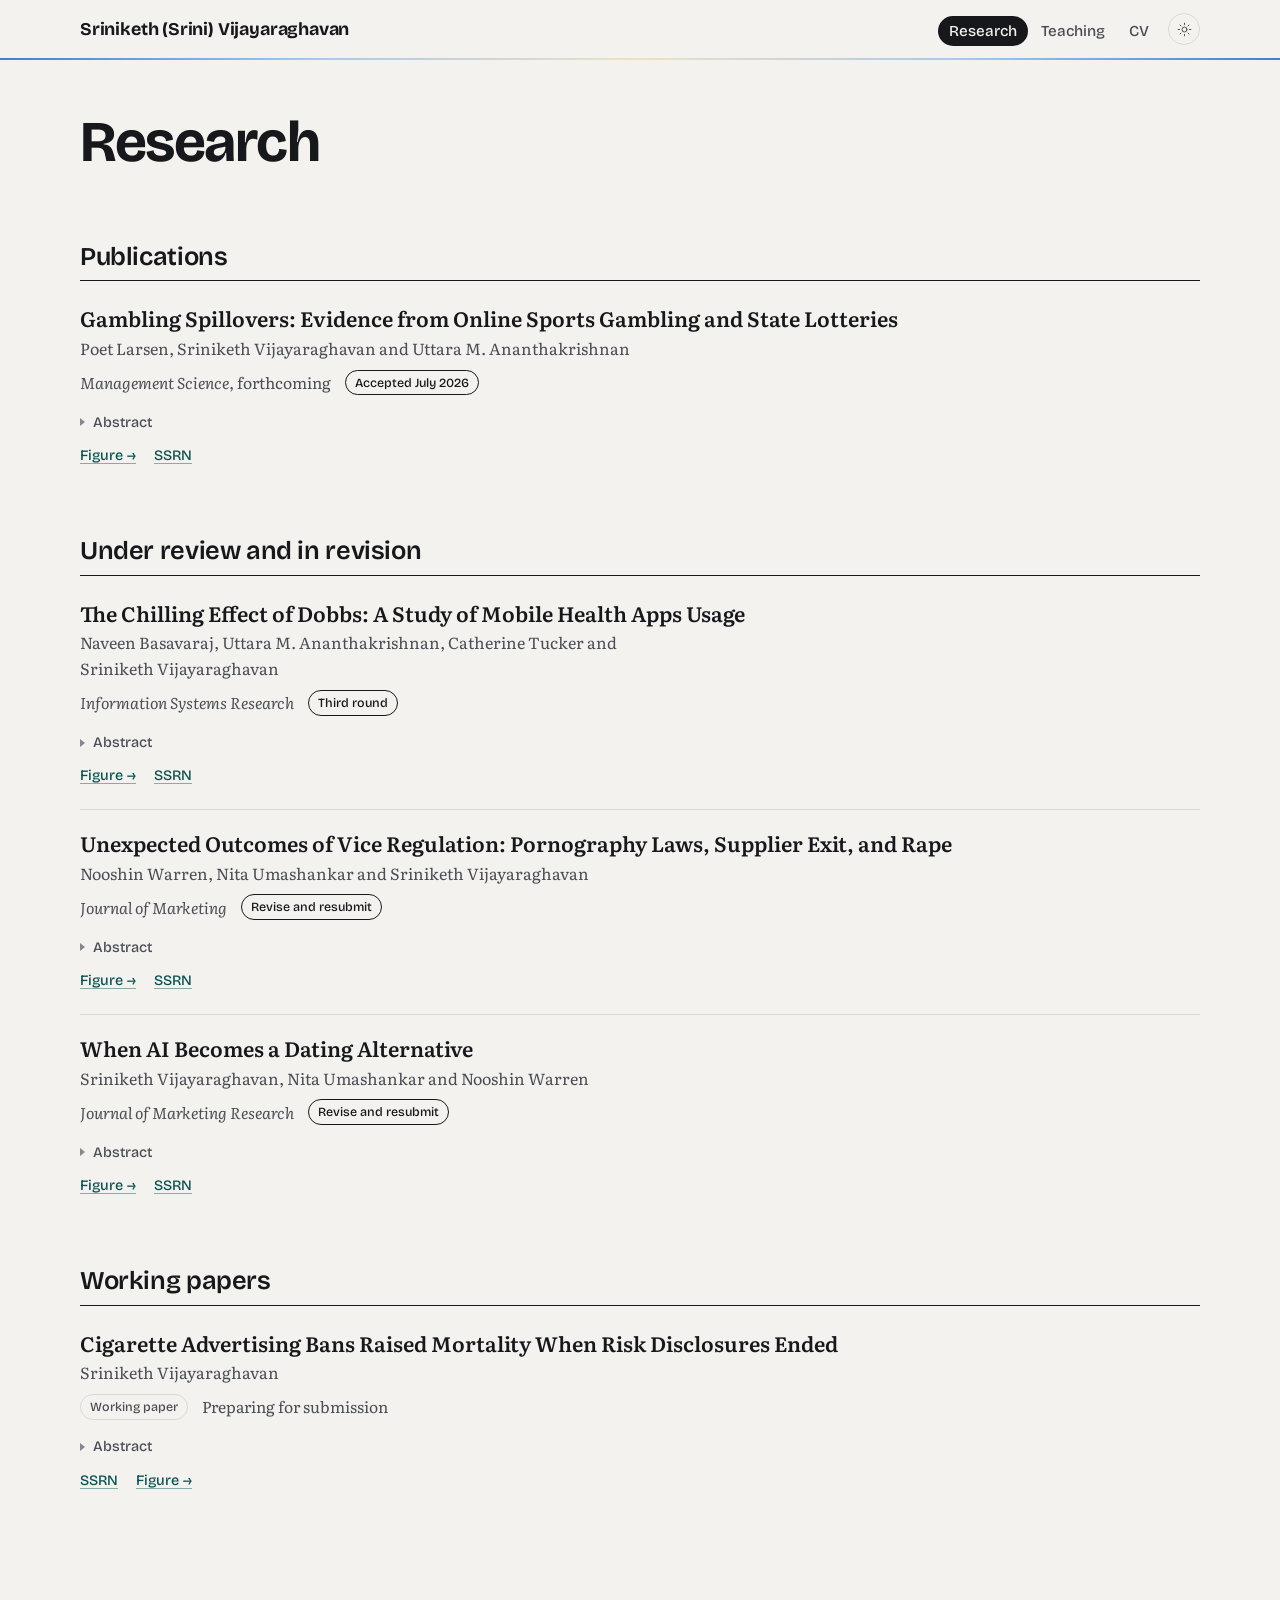
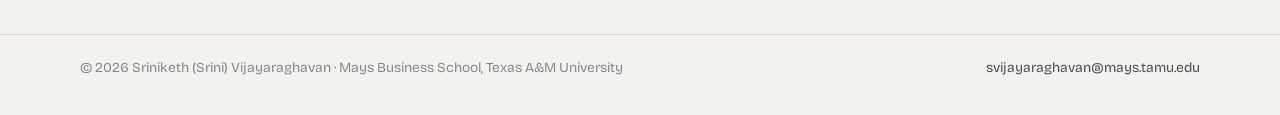
<file: research.html>
<!DOCTYPE html>

<html lang="en"><head>
<meta charset="utf-8"/>
<meta content="width=device-width, initial-scale=1" name="viewport"/>
<link href="https://sriniketh.com/research.html" rel="canonical"/>
<link href="https://fonts.googleapis.com" rel="preconnect"/>
<link crossorigin="" href="https://fonts.gstatic.com" rel="preconnect"/>
<link href="https://fonts.googleapis.com/css2?family=Bricolage+Grotesque:opsz,wght@12..96,400;12..96,500;12..96,600;12..96,700&amp;family=Literata:ital,opsz,wght@0,7..72,400;0,7..72,600;1,7..72,400&amp;family=IBM+Plex+Mono:wght@400;500&amp;display=swap" rel="stylesheet"/>
<link href="assets/style.css?v=48" rel="stylesheet"/>
<script src="assets/site.js?v=48"></script>
<script src="assets/analytics.js?v=48"></script>
<title>Research · Sriniketh (Srini) Vijayaraghavan</title></head><body>
<header class="site-header"><div class="wrap">
<a class="brand" data-edit="research-37" href="index.html">Sriniketh (Srini) Vijayaraghavan</a>
<ul class="nav">
<li><a aria-current="page" data-edit="research-38" href="research.html">Research</a></li>
<li><a data-edit="research-39" href="teaching.html">Teaching</a></li>
<li><a data-edit="research-40" href="cv.pdf">CV</a></li>
<li><button aria-label="Switch between light and dark" class="theme-toggle" type="button"><svg class="sun" viewbox="0 0 24 24"><circle cx="12" cy="12" r="4"></circle><path d="M12 2v2M12 20v2M2 12h2M20 12h2M4.9 4.9l1.4 1.4M17.7 17.7l1.4 1.4M4.9 19.1l1.4-1.4M17.7 6.3l1.4-1.4"></path></svg><svg class="moon" viewbox="0 0 24 24"><path d="M20 14.5A8 8 0 0 1 9.5 4a8 8 0 1 0 10.5 10.5z"></path></svg></button></li>
</ul>
</div></header><main><div class="wrap">
<h1 class="page-title" data-edit="research-12">Research</h1>
<p class="page-lede" data-edit="research-1"><br/></p>
<section class="paper-group">
<h2 data-edit="research-58">Publications</h2>
<article class="paper">
<h3><a data-edit="research-13" href="gambling.html">Gambling Spillovers: Evidence from Online Sports Gambling and State Lotteries</a></h3>
<p class="authors" data-edit="research-2">Poet Larsen, Sriniketh Vijayaraghavan and Uttara M. Ananthakrishnan</p>
<div class="venue" data-edit="research-18"><span><em>Management Science</em>, forthcoming</span><span class="tag">Accepted July 2026</span></div>
<details><summary data-edit="research-53">Abstract</summary>
<p data-edit="research-7">Policymakers have been quick to legalize access to online sports gambling (OSG) platforms: 30 states and the District of Columbia now have some form of OSG. We assess the state fiscal benefits of this policy by examining how OSG impacts demand for state lotteries, an alternative gambling market and a crucial source of funding for public programs. Leveraging the staggered adoption of OSG across states, we analyze changes in lottery demand using a county-level lottery sales dataset across 17 states plus DC and a separate transaction-level dataset covering 80% of all independent convenience stores in all 50 US states. We find consistent evidence that OSG significantly reduces state lottery demand, with sales declining by 5.4% to 6.2% in the 16 months following implementation. Because of reduced demand and the initial sports gambling tax policy, our set of 17 states plus DC incurred a cumulative loss of $148 million in state revenue following OSG implementation. Analysis of individual states shows that early adopters (New Jersey and Pennsylvania) experience significant revenue losses, while most other states break even. Reduced demand is likely due to lower lottery purchasing intensity, as consumers shift a larger share of their budgets toward OSG. For state policymakers, these results challenge the notion that OSG is a fiscal windfall.</p>
</details>
<div class="links"><a class="explore-link" data-edit="research-41" href="gambling.html">Figure →</a><a href="https://papers.ssrn.com/sol3/papers.cfm?abstract_id=5413774">SSRN</a></div>
</article>
</section>
<section class="paper-group">
<h2 data-edit="research-59">Under review and in revision</h2>
<article class="paper">
<h3><a data-edit="research-14" href="dobbs.html">The Chilling Effect of Dobbs: A Study of Mobile Health Apps Usage</a></h3>
<p class="authors" data-edit="research-3">Naveen Basavaraj, Uttara M. Ananthakrishnan, Catherine Tucker and Sriniketh Vijayaraghavan</p>
<div class="venue" data-edit="research-19"><em>Information Systems Research</em><span class="tag">Third round</span></div>
<details><summary data-edit="research-54">Abstract</summary>
<p data-edit="research-8">When the United States Supreme Court overturned Roe v. Wade in Dobbs v. Jackson Women's Health Organization, it brought significant changes to the landscape of reproductive rights and digital privacy. This study investigates how heightened concerns over government surveillance and data privacy, prompted by this ruling, affect the usage of digital health tracking tools. Using a panel of mobile phone usage data, we analyze user behavior before and after the Dobbs ruling leaked. We find a significant chilling effect on the usage of mobile health apps: an 8.8% decrease in weekly app sessions and a 23.7% reduction in average time spent on mobile health apps immediately after the leak. The reduction is larger for FemTech apps, with a 15.7% decline in sessions and a 40% reduction in weekly time spent. These effects are moderated by prior exposure to social media, state-level policies, and demographic factors such as age and income. We also observe spillover effects in the form of increased adoption of privacy-preserving browsers following the leak.</p>
</details>
<div class="links"><a class="explore-link" data-edit="research-42" href="dobbs.html">Figure →</a><a href="https://papers.ssrn.com/sol3/papers.cfm?abstract_id=4924919">SSRN</a></div>
</article>
<article class="paper">
<h3><a data-edit="research-15" href="vice-regulation.html">Unexpected Outcomes of Vice Regulation: Pornography Laws, Supplier Exit, and Rape</a></h3>
<p class="authors" data-edit="research-4">Nooshin Warren, Nita Umashankar and Sriniketh Vijayaraghavan</p>
<div class="venue" data-edit="research-20"><em>Journal of Marketing</em><span class="tag">Revise and resubmit</span></div>
<details><summary data-edit="research-55">Abstract</summary>
<p data-edit="research-9">Vice-good regulation is often designed to reduce harm by restricting access. Yet such restrictions may reorganize markets and behavior in ways that generate unintended spillovers. We examine this possibility in the context of online pornography. Beginning in 2023, 21 U.S. states implemented age-verification laws intended to protect minors from exposure to adult sexual content. In practice, these laws increased the effort and privacy costs of access for adults and prompted a major pornography platform to withdraw from states adopting the laws, creating a substantial restriction on product access. Using FBI crime data from 2,052 counties between 2022 and 2025, we exploit staggered policy implementation in a staggered difference-in-differences design, estimating counterfactual outcomes using partially pooled synthetic controls. We find that restricting access to the pornography market caused an increase in rape offenses recorded by law enforcement: during the first 12 months after implementation, incidents of rape were 2.5% higher in restricted counties than in their synthetic counterparts. This result is stable across alternative estimators, samples, time horizons, outcome measures, inference procedures, policy-confound exclusions, and placebo tests. The policy also increased juvenile-perpetrated rape, even though minors were the intended beneficiaries of the regulation. The findings show that policy-induced market reorganization for vice goods can trigger unintended behavioral responses with alarming welfare consequences.</p>
</details>
<div class="links"><a class="explore-link" data-edit="research-43" href="vice-regulation.html">Figure →</a><a href="https://papers.ssrn.com/sol3/papers.cfm?abstract_id=7377078">SSRN</a></div>
</article>
<article class="paper">
<h3><a data-edit="research-16" href="dating.html">When AI Becomes a Dating Alternative</a></h3>
<p class="authors" data-edit="research-5">Sriniketh Vijayaraghavan, Nita Umashankar and Nooshin Warren</p>
<div class="venue" data-edit="research-21"><em>Journal of Marketing Research</em><span class="tag">Revise and resubmit</span></div>
<details><summary data-edit="research-56">Abstract</summary>
<p data-edit="research-10">Consumers increasingly use generative AI tools for advice and social support, raising a broader question for marketing: how does AI affect participation in markets built around human connection? We examine this question in the context of dating apps. The effect of AI adoption on dating-app use is ambiguous. AI may increase dating-app use by helping consumers communicate more effectively; have little effect because dating apps provide access to real romantic and sexual partners; or decrease use by satisfying some of the social and emotional needs that motivate consumers to use dating apps. Using longitudinal smartphone app-usage data from 2022 to 2024, we exploit staggered adoption timing among dating-app users who eventually adopt AI apps, with not-yet-treated adopters serving as the comparison group. AI-app use causes a decline in dating-app use: minutes used decline by 54% and app opens decline by 62%. Survey evidence suggests the reduction extends to in-person dating and is strongest among consumers who use AI for emotional support; among those who experience dating apps as laborious; and among those with weaker physical or casual dating goals. These findings suggest that AI may shape not only how consumers participate in markets, but whether they participate at all.</p>
</details>
<div class="links"><a class="explore-link" data-edit="research-44" href="dating.html">Figure →</a><a href="https://papers.ssrn.com/sol3/papers.cfm?abstract_id=7266441">SSRN</a></div>
</article>
</section>
<section class="paper-group">
<h2 data-edit="research-60">Working papers</h2>
<article class="paper">
<h3><a data-edit="research-17" href="cigarettes.html">Cigarette Advertising Bans Raised Mortality When Risk Disclosures Ended</a></h3>
<p class="authors" data-edit="research-6">Sriniketh Vijayaraghavan</p>
<div class="venue" data-edit="research-22"><span class="tag soft">Working paper</span><span>Preparing for submission</span></div>
<details><summary data-edit="research-57">Abstract</summary>
<p data-edit="research-11">Governments worldwide ban advertising of harmful products to protect public health, but the health effects of those bans are largely unknown. Here we measure the long-term mortality effects of cigarette advertising bans in ten countries. These bans differed in whether they also withdrew mandated risk disclosures. We examine the USA in the most detail, where the 1971 broadcast ban inadvertently reduced the anti-smoking advertisements required since 1967. Two national surveys show increased smoking among Americans who were teenagers after the 1971 ban. The smoking increase was larger in nonmetropolitan counties with stronger predicted television reception, suggesting the loss of anti-smoking advertisements as a mechanism. Using a cancer registry, we show that the same generation of teenagers were more likely to develop lung and laryngeal cancer. Using three death registries, we estimate that the ban caused 71,000 to 102,000 additional deaths from lung cancer, laryngeal cancer, and chronic obstructive pulmonary disease. International comparisons show that deaths from smoking increased where cigarette advertising and risk disclosures ended together and decreased where advertising ended without that loss. Similar regulations today for prescription drug advertising in the USA and gambling advertising in Australia face losing a mandated risk disclosure, just as the USA did in 1971.</p>
</details>
<div class="links"><a href="https://papers.ssrn.com/sol3/papers.cfm?abstract_id=7458684">SSRN</a><a class="explore-link" data-edit="research-45" href="cigarettes.html">Figure →</a></div>
</article>
</section>
</div></main>
<footer class="site-footer"><div class="wrap"><span data-edit="research-35">© 2026 Sriniketh (Srini) Vijayaraghavan · Mays Business School, Texas A&amp;M University</span><a data-edit="research-36" href="mailto:svijayaraghavan@mays.tamu.edu">svijayaraghavan@mays.tamu.edu</a></div></footer>
</body></html>
</file>
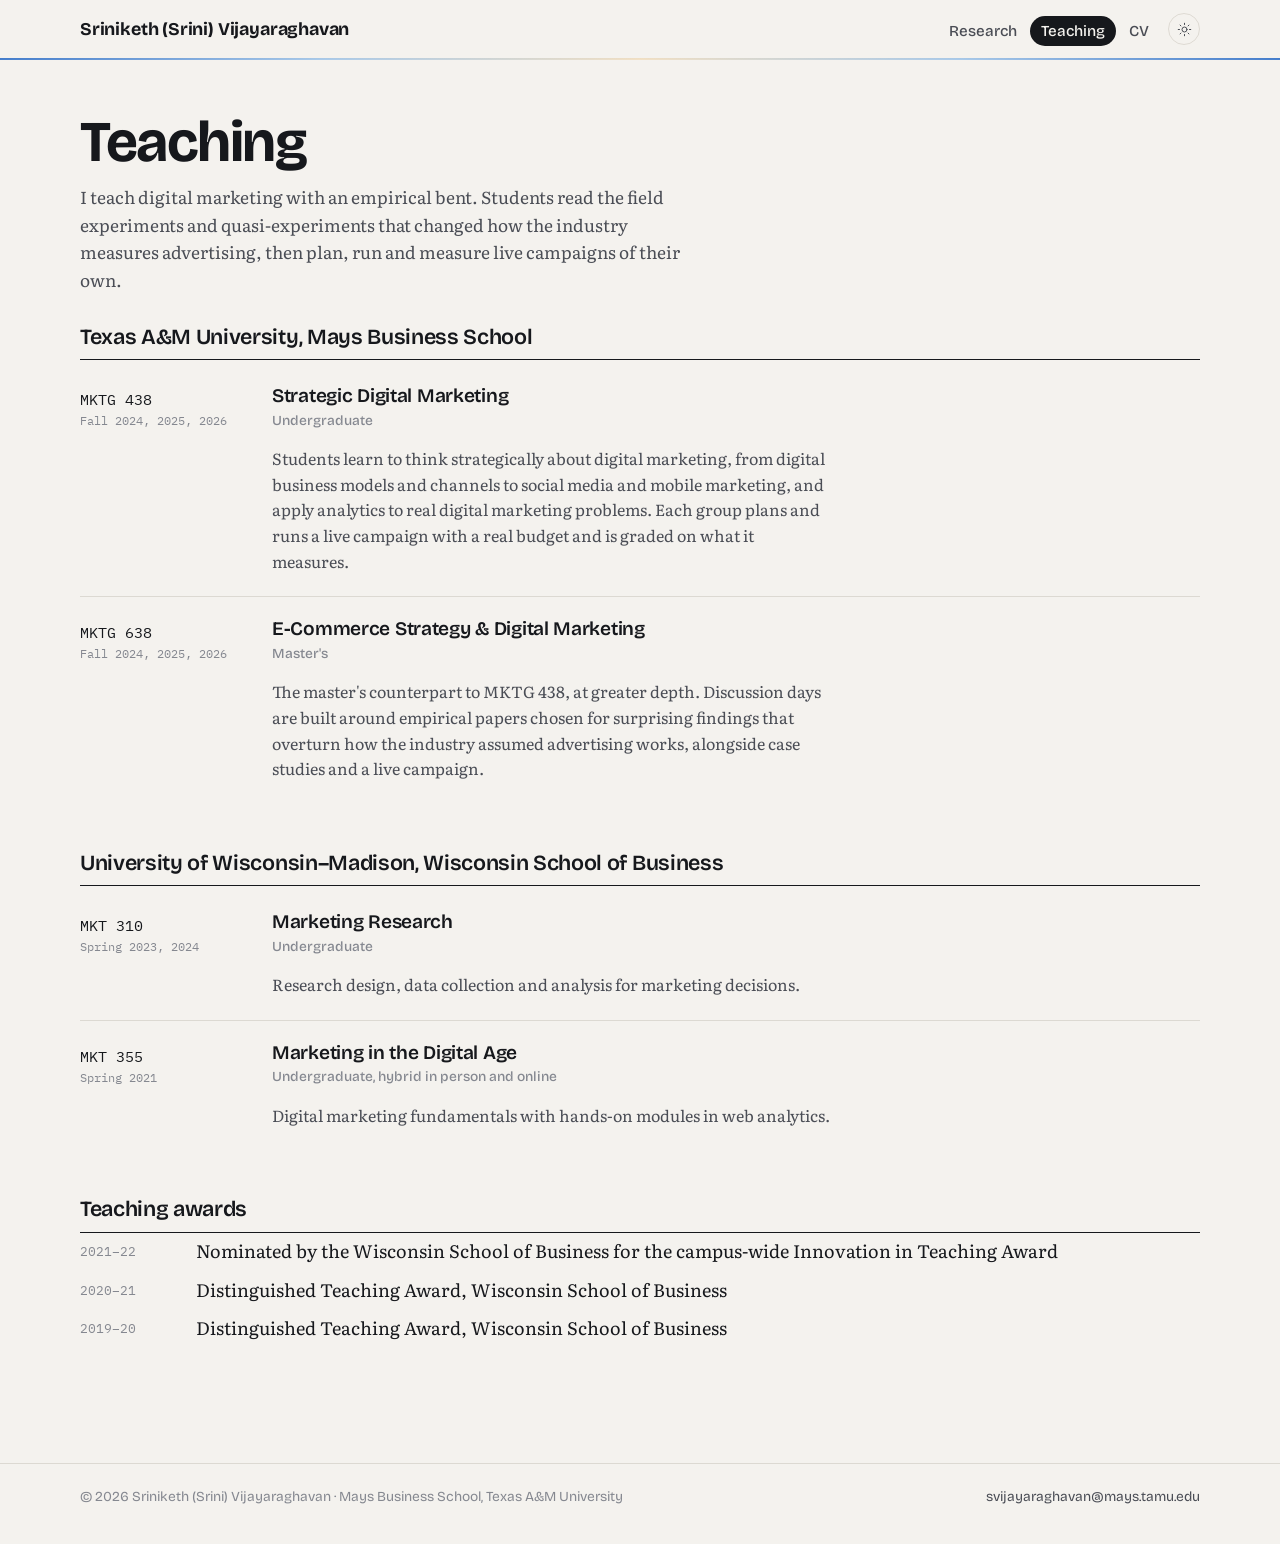
<file: teaching.html>
<!DOCTYPE html>

<html lang="en"><head>
<meta charset="utf-8"/>
<meta content="width=device-width, initial-scale=1" name="viewport"/>
<link href="https://sriniketh.com/teaching.html" rel="canonical"/>
<link href="https://fonts.googleapis.com" rel="preconnect"/>
<link crossorigin="" href="https://fonts.gstatic.com" rel="preconnect"/>
<link href="https://fonts.googleapis.com/css2?family=Bricolage+Grotesque:opsz,wght@12..96,400;12..96,500;12..96,600;12..96,700&amp;family=Literata:ital,opsz,wght@0,7..72,400;0,7..72,600;1,7..72,400&amp;family=IBM+Plex+Mono:wght@400;500&amp;display=swap" rel="stylesheet"/>
<link href="assets/style.css?v=48" rel="stylesheet"/>
<script src="assets/site.js?v=48"></script>
<script src="assets/analytics.js?v=48"></script>
<title>Teaching · Sriniketh (Srini) Vijayaraghavan</title></head><body>
<header class="site-header"><div class="wrap">
<a class="brand" data-edit="teaching-27" href="index.html">Sriniketh (Srini) Vijayaraghavan</a>
<ul class="nav">
<li><a data-edit="teaching-28" href="research.html">Research</a></li>
<li><a aria-current="page" data-edit="teaching-29" href="teaching.html">Teaching</a></li>
<li><a data-edit="teaching-30" href="cv.pdf">CV</a></li>
<li><button aria-label="Switch between light and dark" class="theme-toggle" type="button"><svg class="sun" viewbox="0 0 24 24"><circle cx="12" cy="12" r="4"></circle><path d="M12 2v2M12 20v2M2 12h2M20 12h2M4.9 4.9l1.4 1.4M17.7 17.7l1.4 1.4M4.9 19.1l1.4-1.4M17.7 6.3l1.4-1.4"></path></svg><svg class="moon" viewbox="0 0 24 24"><path d="M20 14.5A8 8 0 0 1 9.5 4a8 8 0 1 0 10.5 10.5z"></path></svg></button></li>
</ul>
</div></header><main><div class="wrap">
<h1 class="page-title" data-edit="teaching-20">Teaching</h1>
<p class="page-lede" data-edit="teaching-1">I teach digital marketing with an empirical bent. Students read the field experiments and quasi-experiments that changed how the industry measures advertising, then plan, run and measure live campaigns of their own.</p>
<section class="school">
<h2 data-edit="teaching-31">Texas A&amp;M University, Mays Business School</h2>
<article class="course">
<div class="code" data-edit="teaching-21">MKTG 438<small>Fall 2024, 2025, 2026</small></div>
<div>
<h3 data-edit="teaching-10">Strategic Digital Marketing</h3>
<p class="meta" data-edit="teaching-2">Undergraduate</p>
<p data-edit="teaching-3">Students learn to think strategically about digital marketing, from digital business models and channels to social media and mobile marketing, and apply analytics to real digital marketing problems. Each group plans and runs a live campaign with a real budget and is graded on what it measures.</p>
</div>
</article>
<article class="course">
<div class="code" data-edit="teaching-22">MKTG 638<small>Fall 2024, 2025, 2026</small></div>
<div>
<h3 data-edit="teaching-11">E-Commerce Strategy &amp; Digital Marketing</h3>
<p class="meta" data-edit="teaching-4">Master's</p>
<p data-edit="teaching-5">The master's counterpart to MKTG 438, at greater depth. Discussion days are built around empirical papers chosen for surprising findings that overturn how the industry assumed advertising works, alongside case studies and a live campaign.</p>
</div>
</article>
</section>
<section class="school">
<h2 data-edit="teaching-32">University of Wisconsin–Madison, Wisconsin School of Business</h2>
<article class="course">
<div class="code" data-edit="teaching-23">MKT 310<small>Spring 2023, 2024</small></div>
<div>
<h3 data-edit="teaching-12">Marketing Research</h3>
<p class="meta" data-edit="teaching-6">Undergraduate</p>
<p data-edit="teaching-7">Research design, data collection and analysis for marketing decisions.</p>
</div>
</article>
<article class="course">
<div class="code" data-edit="teaching-24">MKT 355<small>Spring 2021</small></div>
<div>
<h3 data-edit="teaching-13">Marketing in the Digital Age</h3>
<p class="meta" data-edit="teaching-8">Undergraduate, hybrid in person and online</p>
<p data-edit="teaching-9">Digital marketing fundamentals with hands-on modules in web analytics.</p>
</div>
</article>
</section>
<section class="school">
<h2 data-edit="teaching-33">Teaching awards</h2>
<ul class="award-list">
<li><span class="yr" data-edit="teaching-14">2021–22</span><span data-edit="teaching-15">Nominated by the Wisconsin School of Business for the campus-wide Innovation in Teaching Award</span></li>
<li><span class="yr" data-edit="teaching-16">2020–21</span><span data-edit="teaching-17">Distinguished Teaching Award, Wisconsin School of Business</span></li>
<li><span class="yr" data-edit="teaching-18">2019–20</span><span data-edit="teaching-19">Distinguished Teaching Award, Wisconsin School of Business</span></li>
</ul>
</section>
</div></main>
<footer class="site-footer"><div class="wrap"><span data-edit="teaching-25">© 2026 Sriniketh (Srini) Vijayaraghavan · Mays Business School, Texas A&amp;M University</span><a data-edit="teaching-26" href="mailto:svijayaraghavan@mays.tamu.edu">svijayaraghavan@mays.tamu.edu</a></div></footer>
</body></html>
</file>
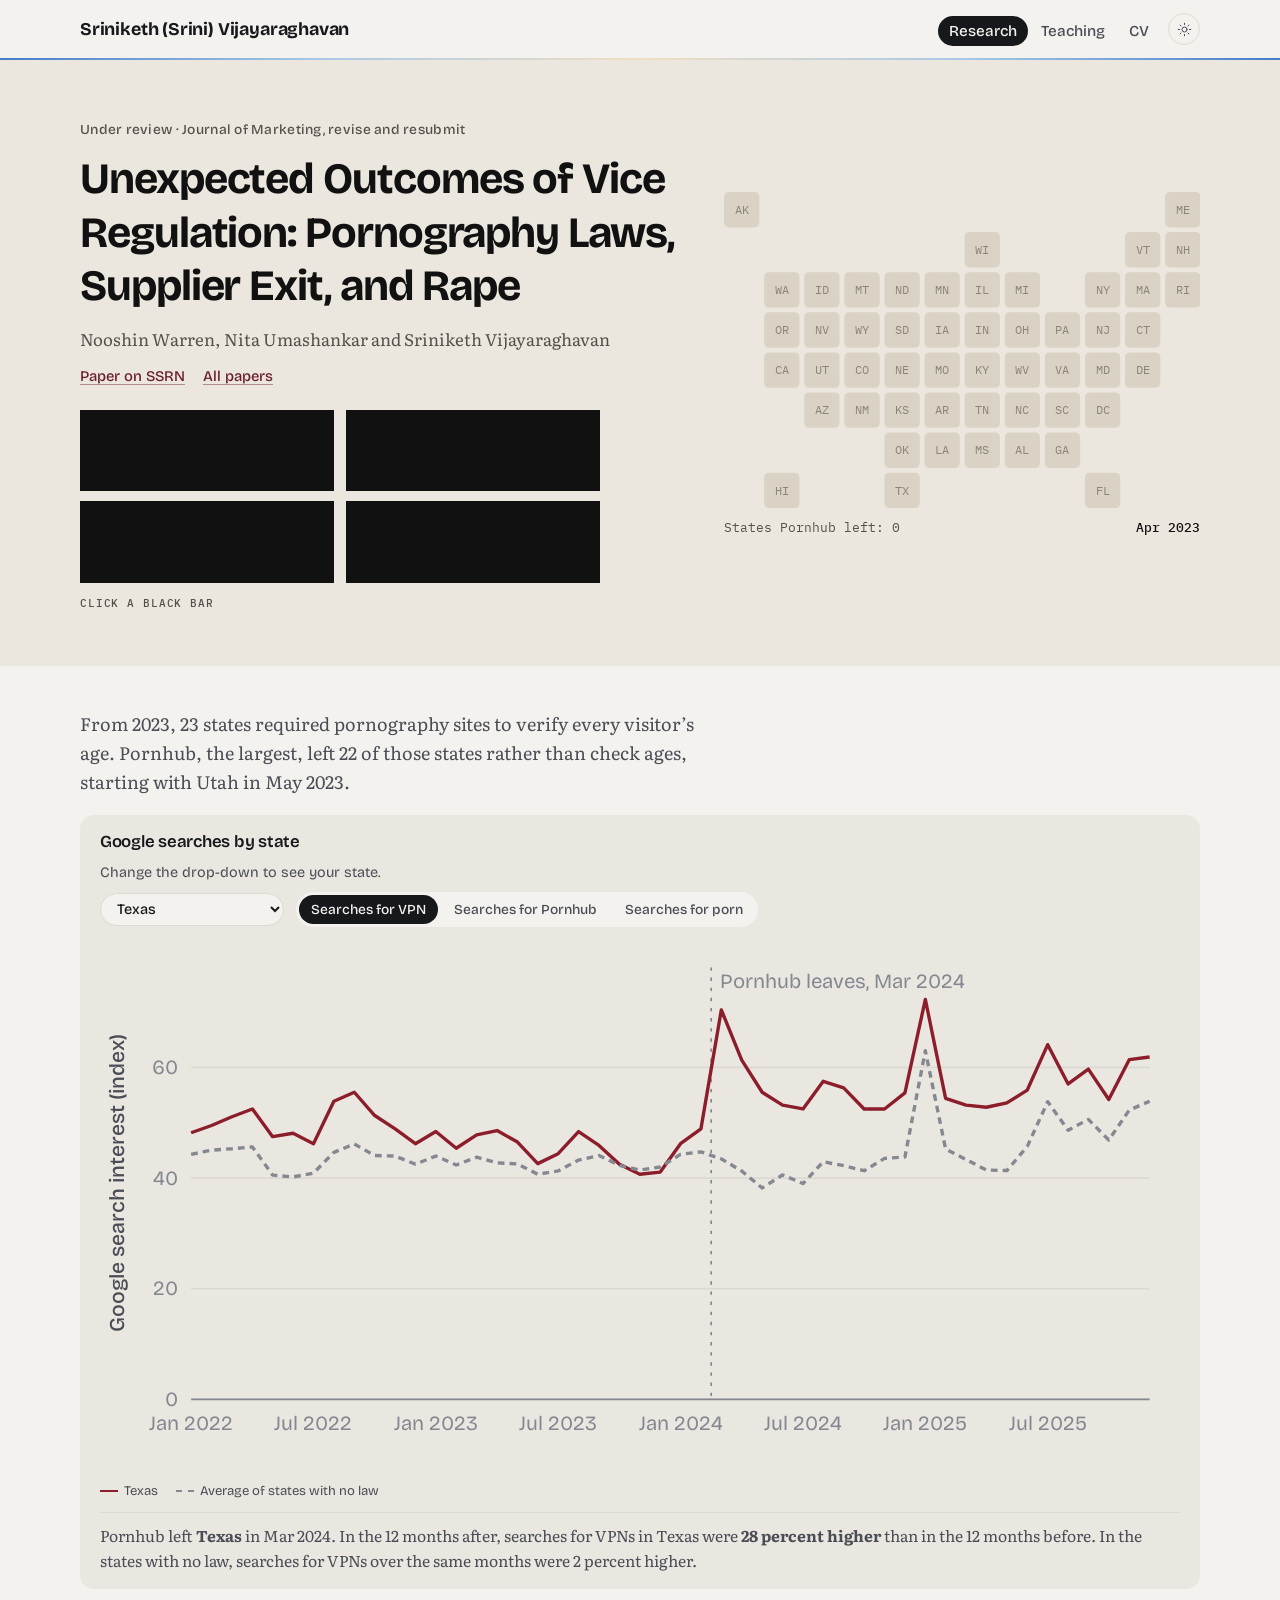
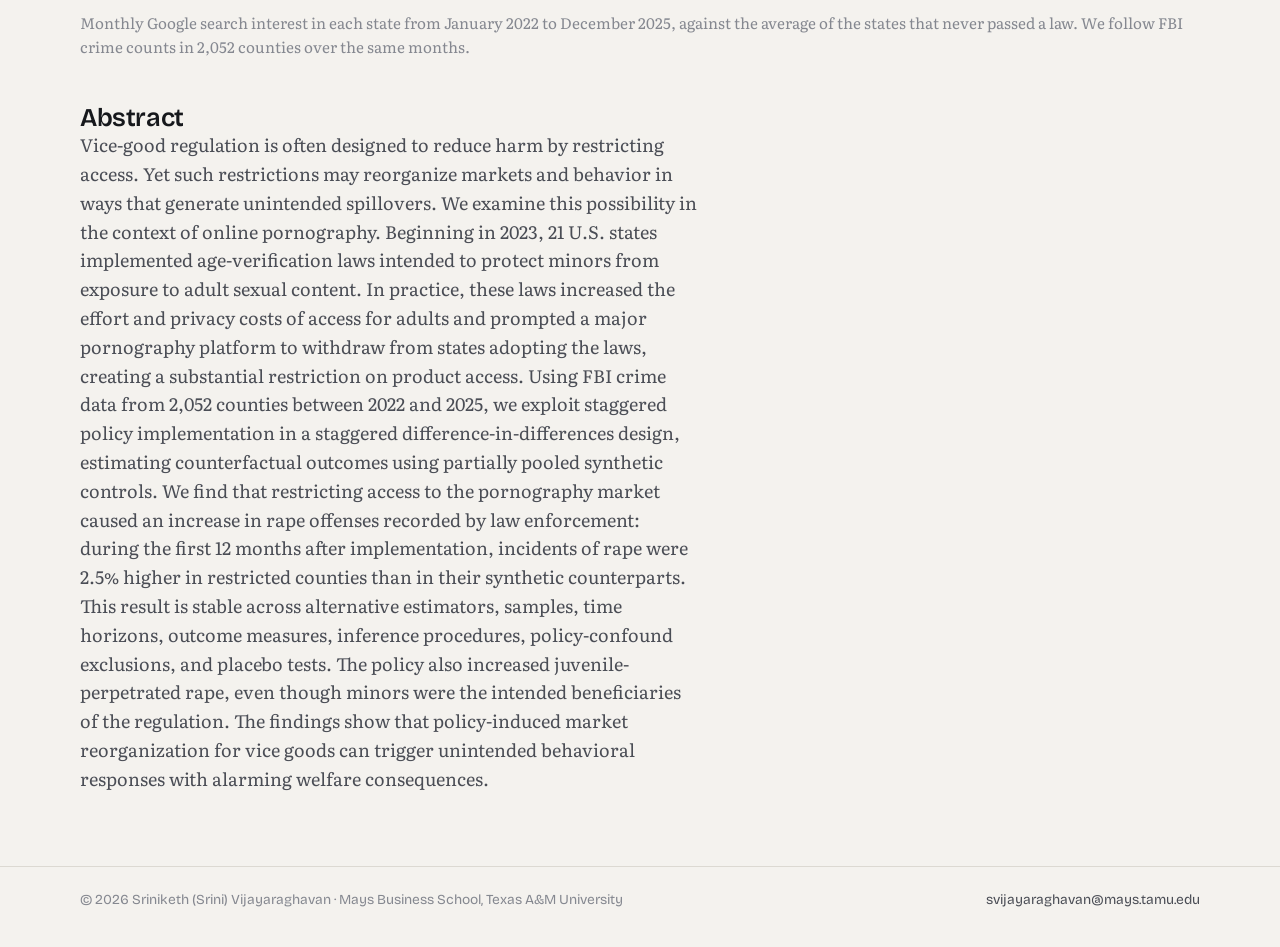
<file: vice-regulation.html>
<!DOCTYPE html>

<html lang="en"><head>
<meta charset="utf-8"/>
<meta content="width=device-width, initial-scale=1" name="viewport"/>
<link href="https://sriniketh.com/vice-regulation.html" rel="canonical"/>
<link href="https://fonts.googleapis.com" rel="preconnect"/>
<link crossorigin="" href="https://fonts.gstatic.com" rel="preconnect"/>
<link href="https://fonts.googleapis.com/css2?family=Bricolage+Grotesque:opsz,wght@12..96,400;12..96,500;12..96,600;12..96,700&amp;family=Literata:ital,opsz,wght@0,7..72,400;0,7..72,600;1,7..72,400&amp;family=IBM+Plex+Mono:wght@400;500&amp;display=swap" rel="stylesheet"/>
<link href="assets/style.css?v=48" rel="stylesheet"/>
<script src="assets/site.js?v=48"></script>
<script src="assets/analytics.js?v=48"></script>
<script src="assets/data.js?v=48"></script>
<script src="assets/charts.js?v=48"></script>
<script src="assets/scenes.js?v=48"></script>
<title>Unexpected Outcomes of Vice Regulation · Sriniketh (Srini) Vijayaraghavan</title></head><body data-scene="redact">
<header class="site-header"><div class="wrap">
<a class="brand" data-edit="vice-regulation-10" href="index.html">Sriniketh (Srini) Vijayaraghavan</a>
<ul class="nav">
<li><a aria-current="page" data-edit="vice-regulation-11" href="research.html">Research</a></li>
<li><a data-edit="vice-regulation-12" href="teaching.html">Teaching</a></li>
<li><a data-edit="vice-regulation-13" href="cv.pdf">CV</a></li>
<li><button aria-label="Switch between light and dark" class="theme-toggle" type="button"><svg class="sun" viewbox="0 0 24 24"><circle cx="12" cy="12" r="4"></circle><path d="M12 2v2M12 20v2M2 12h2M20 12h2M4.9 4.9l1.4 1.4M17.7 17.7l1.4 1.4M4.9 19.1l1.4-1.4M17.7 6.3l1.4-1.4"></path></svg><svg class="moon" viewbox="0 0 24 24"><path d="M20 14.5A8 8 0 0 1 9.5 4a8 8 0 1 0 10.5 10.5z"></path></svg></button></li>
</ul>
</div></header>
<main class="has-scene"><section class="scene scene-redact two"><div class="wrap">
<div class="paper-head">
<span class="eyebrow" data-edit="vice-regulation-1">Under review · Journal of Marketing, revise and resubmit</span>
<div class="h1-wrap"><h1 data-edit="vice-regulation-6">Unexpected Outcomes of Vice Regulation: Pornography Laws, Supplier Exit, and Rape</h1></div>
<p class="authors" data-edit="vice-regulation-7">Nooshin Warren, Nita Umashankar and Sriniketh Vijayaraghavan</p>
<div class="links"><a data-edit="vice-regulation-14" href="https://papers.ssrn.com/sol3/papers.cfm?abstract_id=7377078">Paper on SSRN</a><a data-edit="vice-regulation-16" href="research.html">All papers</a></div>
</div>
<div class="scene-side" aria-hidden="true"></div>
</div></section><div class="wrap">
<section class="explore">
<p class="lead" data-edit="vice-regulation-2">From 2023, 23 states required pornography sites to verify every visitor’s age. Pornhub, the largest, left 22 of those states rather than check ages, starting with Utah in May 2023.</p>
<div class="fig" data-fig="pornTrends"><h3 data-edit="vice-regulation-5">Google searches by state</h3><p class="fig-note" data-edit="vice-regulation-18">Change the drop-down to see your state.</p></div>
<p class="howto" data-edit="vice-regulation-3">Monthly Google search interest in each state from January 2022 to December 2025, against the average of the states that never passed a law. We follow FBI crime counts in 2,052 counties over the same months.</p>
</section>
<section class="abstract">
<h2 data-edit="vice-regulation-17">Abstract</h2>
<p data-edit="vice-regulation-4">Vice-good regulation is often designed to reduce harm by restricting access. Yet such restrictions may reorganize markets and behavior in ways that generate unintended spillovers. We examine this possibility in the context of online pornography. Beginning in 2023, 21 U.S. states implemented age-verification laws intended to protect minors from exposure to adult sexual content. In practice, these laws increased the effort and privacy costs of access for adults and prompted a major pornography platform to withdraw from states adopting the laws, creating a substantial restriction on product access. Using FBI crime data from 2,052 counties between 2022 and 2025, we exploit staggered policy implementation in a staggered difference-in-differences design, estimating counterfactual outcomes using partially pooled synthetic controls. We find that restricting access to the pornography market caused an increase in rape offenses recorded by law enforcement: during the first 12 months after implementation, incidents of rape were 2.5% higher in restricted counties than in their synthetic counterparts. This result is stable across alternative estimators, samples, time horizons, outcome measures, inference procedures, policy-confound exclusions, and placebo tests. The policy also increased juvenile-perpetrated rape, even though minors were the intended beneficiaries of the regulation. The findings show that policy-induced market reorganization for vice goods can trigger unintended behavioral responses with alarming welfare consequences.</p>
</section>
</div></main>
<footer class="site-footer"><div class="wrap"><span data-edit="vice-regulation-8">© 2026 Sriniketh (Srini) Vijayaraghavan · Mays Business School, Texas A&amp;M University</span><a data-edit="vice-regulation-9" href="mailto:svijayaraghavan@mays.tamu.edu">svijayaraghavan@mays.tamu.edu</a></div></footer>
</body></html>
</file>
<file: assets/style.css>
/* Sriniketh Vijayaraghavan, personal site, v4 "Rollout"
   Newsprint-grey ground, Bricolage Grotesque for display, Literata for reading, Plex Mono for the map.
   The home page opens on a tile map of the US that replays the staggered rollouts the papers are built on. */

:root {
  --bg: #F4F2EE; --bg-2: #EAE7E1; --ink: #16181C; --ink-2: #4A4D55; --ink-3: #858890; --rule: #DCD9D2;
  --accent: #0E6B6B; --accent-ink: #0A5252; --tile: #DAD6CE; --tile-ink: #8E8A82;
  --osg-0: #0B3C49; --osg-1: #2A7F8F; --osg-2: #86C8C9;
  --av-0: #6B1F2B; --av-1: #B8434E; --av-2: #EBA3A5;
  --cig-0: #4F3610; --cig-1: #A6762A; --cig-2: #E4C57E;
  --focus: #0E6B6B;
  --display: "Bricolage Grotesque", "Helvetica Neue", Arial, sans-serif;
  --serif: "Literata", "Iowan Old Style", Georgia, serif;
  --mono: "IBM Plex Mono", Menlo, Consolas, monospace;
  --wrap: 1120px; --measure: 62ch;
}
@media (prefers-color-scheme: dark) {
  :root:not([data-theme="light"]) {
    --bg: #131517; --bg-2: #1B1E22; --ink: #ECEAE4; --ink-2: #B5B3AD; --ink-3: #7C7E85; --rule: #2A2D33;
    --accent: #6FC9C9; --accent-ink: #8FD9D9; --tile: #262A30; --tile-ink: #6E727A;
    --osg-0: #2E8A98; --osg-1: #5DB7C2; --osg-2: #B7E6E6;
    --av-0: #B04653; --av-1: #D97A82; --av-2: #F3C1C3;
    --cig-0: #A77F36; --cig-1: #D2AD5C; --cig-2: #F3E1AE;
    --focus: #6FC9C9;
  }
}
:root[data-theme="dark"] {
  --bg: #131517; --bg-2: #1B1E22; --ink: #ECEAE4; --ink-2: #B5B3AD; --ink-3: #7C7E85; --rule: #2A2D33;
  --accent: #6FC9C9; --accent-ink: #8FD9D9; --tile: #262A30; --tile-ink: #6E727A;
  --osg-0: #2E8A98; --osg-1: #5DB7C2; --osg-2: #B7E6E6;
  --av-0: #B04653; --av-1: #D97A82; --av-2: #F3C1C3;
  --cig-0: #A77F36; --cig-1: #D2AD5C; --cig-2: #F3E1AE;
  --focus: #6FC9C9;
}

*, *::before, *::after { box-sizing: border-box; }
html { -webkit-text-size-adjust: 100%; }
body { margin: 0; background: var(--bg); color: var(--ink); font-family: var(--serif); font-size: 18px; line-height: 1.6; min-height: 100vh; display: flex; flex-direction: column; font-feature-settings: "kern", "liga"; }
a { color: var(--accent-ink); text-decoration: underline; text-decoration-thickness: 1px; text-underline-offset: 3px; text-decoration-color: color-mix(in srgb, var(--accent-ink) 45%, transparent); }
a:hover { text-decoration-color: var(--accent-ink); }
a:focus-visible, button:focus-visible, summary:focus-visible { outline: 2px solid var(--focus); outline-offset: 3px; border-radius: 3px; }
h1, h2, h3 { margin: 0; font-family: var(--display); font-weight: 600; line-height: 1.08; text-wrap: balance; letter-spacing: -0.015em; }
h1 { font-size: clamp(2.4rem, 4.6vw, 3.6rem); font-weight: 700; letter-spacing: -0.025em; }
h2 { font-size: 1.6rem; }
h3 { font-size: 1.2rem; font-weight: 600; }
p { margin: 0; max-width: var(--measure); }
p + p { margin-top: 0.9em; }
.wrap { width: min(var(--wrap), 100% - 44px); margin: 0 auto; }
.eyebrow { font-family: var(--display); font-size: 0.86rem; font-weight: 500; letter-spacing: 0.02em; color: var(--ink-3); }
.mono { font-family: var(--mono); }

/* ---- header ---- */
.site-header { position: sticky; top: 0; z-index: 5; background: color-mix(in srgb, var(--bg) 90%, transparent); backdrop-filter: blur(8px); border-bottom: 1px solid var(--rule); }
.site-header .wrap { display: flex; align-items: center; justify-content: space-between; gap: 12px 18px; padding: 13px 0; flex-wrap: wrap; }
.brand { font-family: var(--display); font-weight: 700; font-size: 1.12rem; letter-spacing: -0.01em; color: var(--ink); text-decoration: none; }
.nav { display: flex; align-items: center; gap: 2px; margin: 0; padding: 0; list-style: none; }
.nav a { font-family: var(--display); font-weight: 500; font-size: 0.95rem; color: var(--ink-2); text-decoration: none; padding: 6px 11px; border-radius: 999px; }
.nav a:hover { color: var(--ink); background: var(--bg-2); }
.nav a[aria-current="page"] { color: var(--bg); background: var(--ink); }
.theme-toggle { margin-left: 6px; width: 32px; height: 32px; border-radius: 50%; border: 1px solid var(--rule); background: transparent; color: var(--ink-2); cursor: pointer; display: grid; place-items: center; }
.theme-toggle:hover { color: var(--ink); border-color: var(--ink-3); }
.theme-toggle svg { width: 15px; height: 15px; fill: none; stroke: currentColor; stroke-width: 1.6; stroke-linecap: round; }
.theme-toggle .moon { display: none; }
:root[data-theme="dark"] .theme-toggle .sun { display: none; } :root[data-theme="dark"] .theme-toggle .moon { display: block; }
@media (prefers-color-scheme: dark) { :root:not([data-theme="light"]) .theme-toggle .sun { display: none; } :root:not([data-theme="light"]) .theme-toggle .moon { display: block; } }

main { flex: 1 0 auto; padding: 52px 0 72px; }

/* ---- hero with the photo and the cigarette figure ---- */
.hero-photo { display: block; width: 132px; height: 132px; border-radius: 50%; object-fit: cover; margin-bottom: 22px; }
.hero-fig .fig { margin-bottom: 0; }
.hero-fig .rollout-caption { margin-top: 12px; }
.rollout-head h3 { margin: 0; font-size: 1.05rem; }
.explore .map { max-width: 620px; margin: 0 auto; }
.hero { display: grid; grid-template-columns: minmax(0, 1fr) minmax(0, 580px); gap: 56px; align-items: start; }
.hero .eyebrow { display: block; margin-bottom: 14px; }
.hero h1 { margin-bottom: 16px; }
.hero .lede { font-size: 1.22rem; line-height: 1.5; max-width: 34ch; }
.hero .lede em { color: var(--ink-2); }
.contact { display: flex; flex-wrap: wrap; gap: 6px 18px; margin-top: 24px; font-family: var(--display); font-size: 0.92rem; font-weight: 500; }
.contact a { color: var(--ink-2); text-decoration: none; }
.contact a:hover { color: var(--accent-ink); }
.contact span { color: var(--ink-3); font-weight: 400; }

.rollout { background: var(--bg-2); border-radius: 14px; padding: 18px 20px 16px; }
.rollout-head { display: flex; align-items: center; justify-content: space-between; gap: 12px; flex-wrap: wrap; margin-bottom: 8px; }
.layers { display: flex; flex-wrap: wrap; gap: 4px; background: var(--bg); padding: 3px; border-radius: 22px; }
.layer { font-family: var(--display); font-weight: 500; font-size: 0.86rem; color: var(--ink-2); background: transparent; border: 0; padding: 6px 12px; border-radius: 999px; cursor: pointer; }
.layer:hover { color: var(--ink); }
.layer[aria-pressed="true"] { background: var(--ink); color: var(--bg); }
.readout { display: flex; align-items: baseline; gap: 10px; }
.readout .year { font-family: var(--display); font-weight: 700; font-size: 2.2rem; letter-spacing: -0.03em; line-height: 1; font-variant-numeric: tabular-nums; min-width: 2.4em; }
.readout .count { font-family: var(--mono); font-size: 0.8rem; color: var(--ink-3); }
.map { display: block; width: 100%; height: auto; }
.map .tile { fill: var(--tile); transition: fill .45s ease; }
.map .code { font-family: var(--mono); font-size: 11px; fill: var(--tile-ink); pointer-events: none; }
.map .code.name { font-family: var(--display); font-weight: 500; font-size: 10.5px; }
.map .rowlab { font-family: var(--display); font-size: 11px; fill: var(--ink-2); }
.map .rowrule { stroke: var(--rule); stroke-width: 1; }
.map .yeartick { stroke: var(--rule); stroke-width: 1; stroke-dasharray: 2 3; }
.map .on .code { fill: #fff; }
.map g:hover .tile { stroke: var(--ink); stroke-width: 1.5; }
.scrub-row { margin-top: 8px; display: flex; align-items: center; gap: 10px; }
.scrub-row input[type="range"] { flex: 1; accent-color: var(--accent); }
.scrub-row span { font-family: var(--mono); font-size: 0.74rem; color: var(--ink-3); }
.slider-label { display: block; font-family: var(--display); font-size: 0.82rem; font-weight: 500; color: var(--ink-3); margin-top: 6px; }
.toy { margin-top: 56px; display: grid; grid-template-columns: minmax(0, 1fr) minmax(0, 1.4fr); gap: 36px; align-items: start; }
.toy .fig { margin-bottom: 0; }
@media (max-width: 980px) { .toy { grid-template-columns: 1fr; } }
.rollout-foot { display: flex; align-items: center; justify-content: space-between; gap: 10px; flex-wrap: wrap; margin-top: 10px; }
.hovername { font-family: var(--mono); font-size: 0.8rem; color: var(--ink-2); min-height: 1.3em; }
.legend { display: flex; align-items: center; gap: 6px; font-family: var(--mono); font-size: 0.74rem; color: var(--ink-3); }
.legend i { display: inline-block; width: 26px; height: 9px; border-radius: 2px; }
.replay { font-family: var(--display); font-weight: 500; font-size: 0.82rem; color: var(--ink-2); background: transparent; border: 1px solid var(--rule); border-radius: 999px; padding: 5px 11px; cursor: pointer; }
.replay:hover { color: var(--ink); border-color: var(--ink-3); }
.rollout-caption { margin-top: 10px; font-size: 0.9rem; color: var(--ink-3); max-width: none; }

/* ---- sections ---- */
.section { margin-top: 72px; }
.section-head { display: flex; align-items: baseline; justify-content: space-between; gap: 16px; margin-bottom: 22px; padding-bottom: 12px; border-bottom: 1px solid var(--ink); }
.section-head a { font-family: var(--display); font-weight: 500; font-size: 0.92rem; text-decoration: none; }
.themes-list { display: grid; grid-template-columns: 1fr 1fr; gap: 0 48px; }
.theme-row { display: grid; grid-template-columns: 1fr auto; gap: 4px 14px; padding: 16px 0; border-bottom: 1px solid var(--rule); color: var(--ink); text-decoration: none; }
.theme-row:hover h3 { color: var(--accent-ink); }
.theme-row h3 { font-size: 1.15rem; }
.theme-row .count { font-family: var(--mono); font-size: 0.78rem; color: var(--ink-3); padding-top: 5px; white-space: nowrap; }
.theme-row p { grid-column: 1 / -1; font-size: 0.98rem; color: var(--ink-2); line-height: 1.45; }
.about { display: grid; grid-template-columns: 150px 1fr; gap: 32px; align-items: start; }
.about-text { grid-template-columns: 1fr; }
.about img { width: 150px; aspect-ratio: 1; object-fit: cover; border-radius: 10px; background: var(--bg-2); display: block; }
.news { list-style: none; margin: 0; padding: 0; display: grid; gap: 10px; }
.news li { display: grid; grid-template-columns: 100px 1fr; gap: 16px; font-size: 1rem; }
.news time { font-family: var(--mono); font-size: 0.8rem; color: var(--ink-3); padding-top: 5px; }

/* ---- research ---- */
.page-title { margin-bottom: 10px; }
.page-lede { color: var(--ink-2); margin-bottom: 32px; font-size: 1.08rem; }
.filters { display: flex; flex-wrap: wrap; gap: 8px; margin-bottom: 30px; }
.chip { font-family: var(--display); font-weight: 500; font-size: 0.88rem; border: 1px solid var(--rule); background: transparent; color: var(--ink-2); padding: 6px 13px; border-radius: 999px; cursor: pointer; display: inline-flex; gap: 7px; align-items: baseline; }
.chip:hover { border-color: var(--ink-3); color: var(--ink); }
.chip[aria-pressed="true"] { background: var(--ink); color: var(--bg); border-color: var(--ink); }
.chip .n { font-family: var(--mono); font-size: 0.74rem; opacity: .7; }
.paper-group { margin-bottom: 48px; }
.paper-group > h2 { margin-bottom: 4px; padding-bottom: 10px; border-bottom: 1px solid var(--ink); }
.paper-group[hidden], .paper[hidden] { display: none; }
.paper { padding: 22px 0; border-bottom: 1px solid var(--rule); }
.paper:last-child { border-bottom: 0; }
.paper h3 { font-family: var(--serif); font-weight: 600; font-size: 1.3rem; letter-spacing: 0; margin-bottom: 6px; }
.paper h3 a { color: var(--ink); text-decoration: none; }
.paper h3 a:hover { color: var(--accent-ink); }
.paper .authors { color: var(--ink-2); font-size: 1rem; }
.paper .authors .me { color: var(--ink); }
.paper .venue { margin-top: 8px; display: flex; flex-wrap: wrap; gap: 6px 14px; align-items: center; font-size: 0.98rem; color: var(--ink-2); }
.tag { font-family: var(--display); font-weight: 500; font-size: 0.78rem; color: var(--ink); border: 1px solid var(--ink); padding: 2px 9px; border-radius: 999px; white-space: nowrap; }
.tag.soft { color: var(--ink-2); border-color: var(--rule); }
.themes { margin-top: 8px; display: flex; flex-wrap: wrap; gap: 4px 12px; font-family: var(--mono); font-size: 0.76rem; color: var(--ink-3); }
.paper .links { margin-top: 10px; display: flex; flex-wrap: wrap; gap: 6px 18px; font-family: var(--display); font-weight: 500; font-size: 0.9rem; }
.paper details { margin-top: 10px; max-width: var(--measure); }
.paper summary { cursor: pointer; font-family: var(--display); font-weight: 500; font-size: 0.9rem; color: var(--ink-2); list-style: none; display: inline-flex; align-items: center; gap: 8px; }
.paper summary::-webkit-details-marker { display: none; }
.paper summary::before { content: ""; width: 0; height: 0; border-left: 5px solid var(--ink-3); border-top: 4px solid transparent; border-bottom: 4px solid transparent; transition: transform .15s; }
.paper details[open] summary::before { transform: rotate(90deg); }
.paper details p { margin-top: 10px; font-size: 1rem; color: var(--ink-2); }

/* ---- teaching ---- */
.school { margin-bottom: 48px; }
.school > h2 { margin-bottom: 4px; padding-bottom: 10px; border-bottom: 1px solid var(--ink); font-size: 1.35rem; }
.course { display: grid; grid-template-columns: 170px 1fr; gap: 22px; padding: 22px 0; border-bottom: 1px solid var(--rule); }
.course:last-child { border-bottom: 0; }
.course .code { font-family: var(--mono); font-size: 0.92rem; color: var(--ink); line-height: 1.5; padding-top: 3px; }
.course .code small { display: block; font-size: 0.78rem; color: var(--ink-3); }
.course h3 { margin-bottom: 3px; }
.course .meta { font-family: var(--display); font-size: 0.86rem; font-weight: 500; color: var(--ink-3); margin-bottom: 8px; }
.course p { font-size: 1rem; color: var(--ink-2); }
.award-list { list-style: none; margin: 0; padding: 0; display: grid; gap: 10px; }
.award-list li { display: grid; grid-template-columns: 100px 1fr; gap: 16px; }
.award-list .yr { font-family: var(--mono); font-size: 0.8rem; color: var(--ink-3); padding-top: 5px; }

/* ---- CV ---- */
.cv-head { display: flex; align-items: flex-start; justify-content: space-between; gap: 20px; flex-wrap: wrap; margin-bottom: 36px; }
.btn { display: inline-flex; align-items: center; gap: 8px; font-family: var(--display); font-weight: 500; font-size: 0.92rem; color: var(--bg); background: var(--ink); padding: 9px 16px; border-radius: 999px; text-decoration: none; }
.btn:hover { background: var(--accent-ink); color: var(--bg); }
.btn svg { width: 14px; height: 14px; fill: currentColor; }
.cv section { display: grid; grid-template-columns: 190px 1fr; gap: 28px; padding: 24px 0; border-top: 1px solid var(--rule); }
.cv section h2 { font-size: 0.88rem; font-weight: 500; color: var(--ink-3); padding-top: 5px; letter-spacing: 0; }
.cv .rows { display: grid; gap: 14px; }
.cv .row { display: grid; grid-template-columns: 1fr 130px; gap: 16px; }
.cv .row .when { font-family: var(--mono); font-size: 0.8rem; color: var(--ink-3); text-align: right; padding-top: 5px; }
.cv .row strong { font-weight: 600; }
.cv .row .sub { color: var(--ink-2); font-size: 0.98rem; }
.cv ul.plain { list-style: none; margin: 0; padding: 0; display: grid; gap: 12px; }
.cv ul.plain li { font-size: 1rem; }
.cv ul.plain li .st { color: var(--ink-3); }

/* ---- footer ---- */
.site-footer { border-top: 1px solid var(--rule); padding: 22px 0 36px; font-family: var(--display); font-size: 0.86rem; color: var(--ink-3); }
.site-footer .wrap { display: flex; justify-content: space-between; gap: 12px; flex-wrap: wrap; }
.site-footer a { color: var(--ink-2); text-decoration: none; }

/* ---- responsive ---- */
@media (max-width: 980px) { .hero { grid-template-columns: 1fr; gap: 36px; } .hero .rollout { max-width: 640px; } }
@media (max-width: 820px) {
  body { font-size: 17px; }
  .themes-list { grid-template-columns: 1fr; }
  .about { grid-template-columns: 1fr; gap: 16px; } .about img { width: 120px; }
  .hero-photo { width: 104px; height: 104px; margin-bottom: 16px; }
  .course { grid-template-columns: 1fr; gap: 6px; }
  .cv section { grid-template-columns: 1fr; gap: 10px; }
  .cv .row { grid-template-columns: 1fr; gap: 2px; } .cv .row .when { text-align: left; }
  .news li, .award-list li { grid-template-columns: 1fr; gap: 2px; }
}
@media (max-width: 560px) {
  .wrap { width: calc(100% - 32px); }
  .nav a { padding: 5px 8px; font-size: 0.88rem; }
  .rollout { padding: 14px 12px 12px; border-radius: 10px; }
  .readout .year { font-size: 1.8rem; }
  .map .code { font-size: 9px; }
}
@media (prefers-reduced-motion: reduce) { * { transition: none !important; } }
@media print { .site-header, .site-footer, .btn, .filters, .rollout { display: none; } body { font-size: 11pt; color: #000; background: #fff; } main { padding: 0; } .cv section { break-inside: avoid; } }

/* ---- paper pages and interactive figures ---- */
.paper-head .eyebrow { display: block; margin-bottom: 12px; }
.paper-head h1 { font-size: clamp(1.9rem, 3.4vw, 2.7rem); margin-bottom: 10px; }
.paper-head .authors { color: var(--ink-2); font-size: 1.05rem; }
.paper-head .venue { margin-top: 10px; }
.paper-head .links { margin-top: 12px; display: flex; flex-wrap: wrap; gap: 6px 18px; font-family: var(--display); font-weight: 500; font-size: 0.92rem; }
.explore { margin-top: 44px; }
.explore > h2 { margin-bottom: 6px; }
.explore > .lead { color: var(--ink-2); margin-bottom: 18px; }
.fig { background: var(--bg-2); border-radius: 14px; padding: 18px 20px 16px; margin-bottom: 22px; }
.fig h3 { font-size: 1.05rem; margin-bottom: 10px; }
.fig-controls { margin-bottom: 10px; }
.seg { display: inline-flex; flex-wrap: wrap; gap: 4px; background: var(--bg); padding: 3px; border-radius: 22px; }
.seg button { font-family: var(--display); font-weight: 500; font-size: 0.86rem; color: var(--ink-2); background: transparent; border: 0; padding: 6px 12px; border-radius: 999px; cursor: pointer; }
.seg button:hover { color: var(--ink); }
.seg button[aria-pressed="true"] { background: var(--ink); color: var(--bg); }
.plot { margin: 4px 0 6px; }
.fig-controls-row { display: flex; flex-wrap: wrap; gap: 8px 12px; align-items: center; }
.select { font-family: var(--display); font-weight: 500; font-size: 0.9rem; color: var(--ink); background: var(--bg); border: 1px solid var(--rule); border-radius: 999px; padding: 6px 12px; max-width: 100%; }
.chart .line { stroke-width: 2; stroke-linejoin: round; } .chart .l-main { stroke: var(--accent); } .chart .l-ref { stroke: var(--ink-3); stroke-dasharray: 4 3; }
.legend-row { display: flex; flex-wrap: wrap; gap: 6px 18px; font-family: var(--display); font-size: 0.82rem; color: var(--ink-2); margin-top: 4px; }
.legend-row .lg::before { content: ''; display: inline-block; width: 18px; height: 0; border-top: 2px solid var(--accent); vertical-align: middle; margin-right: 6px; }
.legend-row .lg.l-ref::before { border-top: 2px dashed var(--ink-3); }
.chart { width: 100%; height: auto; display: block; font-family: var(--display); }
.chart .grid { stroke: var(--rule); stroke-width: 1; }
.chart .axis { stroke: var(--ink-3); stroke-width: 1; }
.chart .ref { stroke: var(--ink-3); stroke-width: 1; stroke-dasharray: 3 3; }
.chart .vline { stroke: var(--ink-3); stroke-width: 1; stroke-dasharray: 2 4; }
.chart .shade { fill: var(--accent); opacity: .08; }
.chart .tick { font-size: 12px; fill: var(--ink-3); }
.chart .label { font-size: 12.5px; fill: var(--ink-2); font-weight: 500; }
.chart .rowlabel { font-size: 12.5px; fill: var(--ink); }
.chart .ci { stroke: var(--accent); stroke-width: 1.5; }
.chart .pt { fill: var(--accent); }
.chart .mark.pre .ci { stroke: var(--ink-3); } .chart .mark.pre .pt { fill: var(--ink-3); }
.chart .mark .hit { fill: transparent; }
.chart .mark.active .pt { r: 6; stroke: var(--ink); stroke-width: 1.5; }
.chart .mark.active .ci { stroke-width: 2.5; }
.chart .bar { fill: var(--accent); opacity: .85; } .chart .bar-net { fill: var(--ink); }
.slider-row input[type="range"] { width: 100%; accent-color: var(--accent); margin: 6px 0 2px; }
.readout-line { font-size: 1rem; line-height: 1.5; max-width: none; min-height: 3.2em; }
.overall-line { margin-top: 10px; padding-top: 10px; border-top: 1px solid var(--rule); font-size: 0.98rem; color: var(--ink-2); max-width: none; }
.calc { display: grid; grid-template-columns: 1fr 1fr; gap: 10px 28px; margin-bottom: 8px; align-items: end; }
.calc-row { display: grid; grid-template-columns: 1fr auto; gap: 2px 10px; font-family: var(--display); font-size: 0.9rem; color: var(--ink-2); }
.calc-row input { grid-column: 1 / -1; width: 100%; accent-color: var(--accent); }
.calc-val { font-family: var(--mono); font-size: 0.86rem; color: var(--ink); }
.calc .replay { grid-column: 1 / -1; justify-self: start; }
.howto { font-size: 0.95rem; color: var(--ink-3); max-width: none; }
.abstract { margin-top: 44px; }
.abstract p { color: var(--ink-2); }
.explore-link { font-family: var(--display); font-weight: 500; font-size: 0.9rem; }
@media (max-width: 700px) { .calc { grid-template-columns: 1fr; } .chart .tick { font-size: 14px; } .chart .label, .chart .rowlabel { font-size: 14px; } }

.chart .hbar { fill: var(--accent); }
.chart .hbar.k0, .chart .l-k0 { --kc: var(--av-1); } .chart .hbar.k1, .chart .l-k1 { --kc: var(--ink-3); } .chart .hbar.k2, .chart .l-k2 { --kc: var(--accent); } .chart .hbar.k3, .chart .l-k3 { --kc: var(--cig-1); }
.chart .hbar.k0, .chart .hbar.k1, .chart .hbar.k2, .chart .hbar.k3 { fill: var(--kc); }
.chart .line.l-k0, .chart .line.l-k1, .chart .line.l-k2, .chart .line.l-k3 { stroke: var(--kc); }
.legend-row .lg.l-k0::before { border-top-color: var(--av-1); } .legend-row .lg.l-k1::before { border-top-color: var(--ink-3); } .legend-row .lg.l-k2::before { border-top-color: var(--accent); } .legend-row .lg.l-k3::before { border-top-color: var(--cig-1); }
.chart .rowlabel.small { font-size: 11.5px; }
.chart .hrow.active .hbar { fill: var(--ink); }
.chart .hrow .hit { fill: transparent; }

.ads-head { display: flex; align-items: baseline; gap: 14px; flex-wrap: wrap; min-height: 2.6rem; }
.ads-year { font-family: var(--display); font-weight: 700; font-size: 2.2rem; letter-spacing: -0.03em; line-height: 1; font-variant-numeric: tabular-nums; }
.ads-tag { font-family: var(--display); font-weight: 500; font-size: 0.86rem; padding: 3px 10px; border-radius: 999px; }
.ads-tag.fd { background: color-mix(in srgb, var(--accent) 18%, transparent); color: var(--accent-ink); }
.ads-tag.ban { background: var(--ink); color: var(--bg); }
.chart .adbar { fill: var(--cig-1); } .chart .adbar.broadcast { fill: var(--av-1); }

.drawit svg { touch-action: none; cursor: crosshair; }
.chart .guess-zone { fill: var(--accent); opacity: .07; }
.chart .hint { font-size: 13px; fill: var(--ink-3); font-style: italic; pointer-events: none; transition: opacity .2s; }
.chart .l-known { stroke: var(--ink); stroke-width: 2; }
.chart .known-ci { stroke: var(--ink-3); }
.chart .l-guess { stroke: var(--accent); stroke-width: 2.5; stroke-dasharray: 5 4; }
.chart .l-real { stroke: var(--ink); stroke-width: 2.2; }
.chart .l-bc { stroke: var(--av-1); stroke-width: 2; }
.legend-row .lg.l-real::before { border-top-color: var(--ink); } .legend-row .lg.l-guess::before { border-top: 2px dashed var(--accent); } .legend-row .lg.l-bc::before { border-top-color: var(--av-1); }
.drawit-row { display: flex; gap: 8px; margin-top: 6px; }
.duel-q { font-family: var(--display); font-weight: 600; font-size: 1.15rem; color: var(--ink); margin: 4px 0 10px; max-width: none; }
.duel-picks { display: flex; gap: 10px; flex-wrap: wrap; margin-bottom: 12px; }
.duel-pick { font-family: var(--display); font-weight: 600; font-size: 1rem; color: var(--ink); background: var(--bg); border: 2px solid var(--rule); border-radius: 999px; padding: 10px 22px; cursor: pointer; transition: border-color .15s, background .15s; }
.duel-pick:hover:not(:disabled) { border-color: var(--ink-3); }
.duel-pick:disabled { cursor: default; opacity: .55; }
.duel-pick.win { opacity: 1; border-color: var(--accent); background: color-mix(in srgb, var(--accent) 14%, transparent); }
.duel-pick.mine:not(.win) { text-decoration: line-through; }
.duel-tally { margin: 8px 0 0; font-weight: 600; color: var(--ink); max-width: none; }
.fig-note { font-family: var(--display); font-size: 0.9rem; color: var(--ink-2); margin: 0 0 8px; }

/* ---- in-place text editing on the published page ---- */
.editbar { position: fixed; right: 16px; bottom: 16px; z-index: 20; display: flex; align-items: center; gap: 8px; background: var(--bg); border: 1px solid var(--rule); border-radius: 999px; padding: 6px 8px 6px 12px; box-shadow: 0 6px 24px rgba(0,0,0,.12); max-width: calc(100% - 32px); }
.edit-btn { font-family: var(--display); font-weight: 500; font-size: 0.9rem; color: var(--ink); background: transparent; border: 1px solid var(--rule); border-radius: 999px; padding: 7px 14px; cursor: pointer; }
.edit-btn.primary { background: var(--ink); color: var(--bg); border-color: var(--ink); }
.edit-btn:disabled { opacity: .5; }
.edit-msg { font-family: var(--display); font-size: 0.82rem; color: var(--ink-2); padding-right: 6px; }
.edit-msg:empty { display: none; }
body.editing [data-edit] { outline: 1.5px dashed var(--accent); outline-offset: 3px; border-radius: 3px; min-height: 1em; }
body.editing [data-edit]:focus { outline-style: solid; background: color-mix(in srgb, var(--accent) 8%, transparent); }

/* ---- the sky: follows the visitor's local time ---- */
:root { --sky-h: clamp(250px, 44vh, 400px); --sky-a: #2C70CE; --sky-b: #84C0F0; --sky-c: #DAEBF8; }
body { position: relative; transition: background-color .7s ease, color .7s ease; }
.site-header { transition: background-color .4s ease, border-color .4s ease; }
.site-header::after { content: ""; position: absolute; left: 0; right: 0; bottom: -2px; height: 2px; background: linear-gradient(90deg, var(--sky-a), var(--sky-b), var(--sky-c), var(--sky-b), var(--sky-a)); opacity: .9; pointer-events: none; }
.skyband { position: absolute; top: 0; left: 0; width: 100%; height: var(--sky-h); overflow: hidden; }
.skyband canvas { display: block; width: 100%; height: 100%; touch-action: pan-y; }
main.home { padding-top: calc(var(--sky-h) - var(--hdr, 58px) + 22px); }
.site-header.over-sky { background: transparent; backdrop-filter: none; border-bottom-color: transparent; }
.site-header.over-sky::after { opacity: 0; }
.over-sky .brand, .over-sky .nav a { color: #fff; text-shadow: 0 1px 10px rgba(6, 14, 50, .45); }
.over-sky .nav a:hover { color: #fff; background: rgba(255, 255, 255, .18); }
.over-sky .theme-toggle { color: #fff; border-color: rgba(255, 255, 255, .55); }
.over-sky .theme-toggle:hover { color: #fff; border-color: #fff; }
@view-transition { navigation: auto; }

/* ---- paper pages: each paper has its own scene ---- */
main.has-scene { padding-top: 0; }
.scene { position: relative; overflow: hidden; padding: 60px 0 54px; margin-bottom: 4px; background: var(--s-bg); color: var(--s-ink); --s-bg: var(--bg-2); --s-ink: var(--ink); --s-2: var(--ink-2); --s-link: var(--accent-ink); }
.scene > .wrap { position: relative; z-index: 2; }
.scene .paper-head .eyebrow, .scene .paper-head .authors { color: var(--s-2); }
.scene .paper-head .links a { color: var(--s-link); text-decoration-color: color-mix(in srgb, var(--s-link) 45%, transparent); }
.scene.two > .wrap { display: grid; grid-template-columns: minmax(0, 1.25fr) minmax(0, 1fr); gap: 48px; align-items: center; }
@media (max-width: 860px) { .scene { padding: 40px 0 38px; } .scene.two > .wrap { grid-template-columns: 1fr; gap: 28px; } }

/* cigarettes */
body[data-scene="cig"] { --accent: #9A5B1E; --accent-ink: #7A4514; --focus: #9A5B1E; }
:root[data-theme="dark"] body[data-scene="cig"] { --accent: #E0A458; --accent-ink: #EDBE82; --focus: #E0A458; }
.scene-cig { --s-bg: #15100B; --s-ink: #F4EBDC; --s-2: #B8A78C; --s-link: #EDBE82; background: radial-gradient(120% 150% at 88% 110%, #4A2A12 0%, #22160D 45%, #120D09 100%); }
.scene-cig::after { content: ""; position: absolute; inset: 0; background: repeating-linear-gradient(0deg, rgba(255, 240, 220, .035) 0 1px, transparent 1px 4px); pointer-events: none; }

/* gambling */
body[data-scene="ticket"] { --accent: #0F7355; --accent-ink: #0B553F; --focus: #0F7355; }
:root[data-theme="dark"] body[data-scene="ticket"] { --accent: #5CC9A0; --accent-ink: #86DDBB; --focus: #5CC9A0; }
.scene-ticket { background: radial-gradient(90% 130% at 30% 40%, #1B6A4E 0%, #0F4433 55%, #0A2E23 100%); }
.scene-ticket > .wrap { filter: drop-shadow(0 20px 26px rgba(0, 0, 0, .42)); perspective: 1100px; }
.scene-ticket .paper-head { position: relative; max-width: 860px; padding: 30px 44px 30px; color: #2A1C03; background: linear-gradient(135deg, #FDF0C4, #F8DC84 55%, #F1C456); transform: rotateX(var(--rx, 0deg)) rotateY(var(--ry, 0deg)) rotate(-.7deg); transition: transform .25s ease-out;
  -webkit-mask: radial-gradient(circle at 0 12px, transparent 6px, #000 6.6px) 0 0 / 51% 24px repeat-y, radial-gradient(circle at 100% 12px, transparent 6px, #000 6.6px) 100% 0 / 51% 24px repeat-y; mask: radial-gradient(circle at 0 12px, transparent 6px, #000 6.6px) 0 0 / 51% 24px repeat-y, radial-gradient(circle at 100% 12px, transparent 6px, #000 6.6px) 100% 0 / 51% 24px repeat-y; }
.scene-ticket .paper-head::before { content: ""; position: absolute; inset: 0; background: repeating-radial-gradient(circle at 100% 0, rgba(150, 100, 0, .09) 0 1px, transparent 1px 9px), repeating-radial-gradient(circle at 0 100%, rgba(150, 100, 0, .07) 0 1px, transparent 1px 11px); pointer-events: none; }
.scene-ticket .paper-head::after { content: ""; position: absolute; inset: 0; background: radial-gradient(circle at calc(var(--mx, .5) * 100%) calc(var(--my, .5) * 100%), rgba(255, 255, 255, .7), rgba(255, 255, 255, 0) 42%); mix-blend-mode: soft-light; opacity: var(--sheen, 0); transition: opacity .3s; pointer-events: none; }
.scene-ticket .paper-head > * { position: relative; z-index: 1; }
.scene-ticket .paper-head .eyebrow { font-family: var(--mono); font-size: .74rem; letter-spacing: .08em; text-transform: uppercase; color: #6B4E0C; padding-bottom: 10px; margin-bottom: 14px; border-bottom: 1.5px dashed rgba(90, 62, 6, .45); }
.scene-ticket .paper-head .authors { color: #5A430F; }
.scene-ticket .paper-head .links a { color: #0B553F; text-decoration-color: rgba(11, 85, 63, .45); }
.scene-ticket canvas.scratch { position: absolute; inset: 0; width: 100%; height: 100%; z-index: 2; touch-action: pan-y; transition: opacity .6s ease; cursor: url("data:image/svg+xml,%3Csvg xmlns='http://www.w3.org/2000/svg' width='30' height='30'%3E%3Ccircle cx='15' cy='15' r='12' fill='%23E9B93A' stroke='%238A6410' stroke-width='2'/%3E%3Ccircle cx='15' cy='15' r='7.5' fill='none' stroke='%238A6410' stroke-width='1.2'/%3E%3C/svg%3E") 15 15, crosshair; }
.scene-ticket canvas.scratch.gone { opacity: 0; pointer-events: none; }
.shaving { position: fixed; z-index: 30; width: 5px; height: 3px; border-radius: 1px; background: #9CA2AB; pointer-events: none; animation: shave .7s ease-in forwards; }
@keyframes shave { from { transform: translate(0, 0) rotate(0); opacity: 1; } to { transform: translate(var(--dx), 70px) rotate(var(--rot)); opacity: 0; } }
@media (max-width: 560px) { .scene-ticket .paper-head { padding: 24px 26px; } }

/* age verification */
body[data-scene="redact"] { --accent: #8C1D2B; --accent-ink: #6B1F2B; --focus: #8C1D2B; }
:root[data-theme="dark"] body[data-scene="redact"] { --accent: #E07A84; --accent-ink: #F0A3AA; --focus: #E07A84; }
.scene-redact { --s-bg: #ECE7DE; --s-ink: #111111; --s-2: #55514A; --s-link: #6B1F2B; }
.scene-redact .h1-wrap { margin-bottom: 12px; }
.scene-redact h1 { display: inline; line-height: 1.24; color: #111; padding: 0 .1em; margin-left: -.1em; background: linear-gradient(#111, #111) right / 100% 100% no-repeat; animation: unredact 2s .7s cubic-bezier(.65, 0, .3, 1) forwards; }
@keyframes unredact { to { background-size: 0% 100%; } }
@media (prefers-reduced-motion: reduce) { .scene-redact h1 { animation: none; background: none; } }
.darkmap { display: block; width: 100%; height: auto; cursor: pointer; }
.darkmap rect { fill: #D9D2C5; transition: fill .25s; }
.darkmap text { font-family: var(--mono); font-size: 10px; fill: #8B8478; pointer-events: none; transition: fill .25s; }
.darkmap g.off rect { fill: #111; animation: flick .32s steps(2, end); }
.darkmap g.off text { fill: #ECE7DE; }
.darkmap g:hover rect { stroke: #8C1D2B; stroke-width: 1.5; }
@keyframes flick { 0% { fill: #D9D2C5; } 30% { fill: #111; } 55% { fill: #8C1D2B; } 100% { fill: #111; } }
.darkmap-read { display: flex; justify-content: space-between; gap: 12px; margin-top: 10px; font-family: var(--mono); font-size: .8rem; color: #55514A; }
.darkmap-when { color: #111; font-weight: 500; }

/* dating */
body[data-scene="swipe"] { --accent: #C2366B; --accent-ink: #A12657; --focus: #C2366B; }
:root[data-theme="dark"] body[data-scene="swipe"] { --accent: #FF8FB3; --accent-ink: #FFB0C8; --focus: #FF8FB3; }
.scene-swipe { background: linear-gradient(115deg, #FF7A6B 0%, #F4568C 46%, #8B5CF0 100%); --kl: 0; --kr: 0; padding: 64px 0 66px; }
.scene-swipe::before, .scene-swipe::after { content: ""; position: absolute; inset: 0; pointer-events: none; }
.scene-swipe::before { background: linear-gradient(115deg, #FF8A5C, #FF5E7E); opacity: var(--kl); }
.scene-swipe::after { background: linear-gradient(115deg, #7C5CF5, #4B3FD6); opacity: var(--kr); }
.scene-swipe > .wrap::before, .scene-swipe > .wrap::after { content: ""; position: absolute; left: 0; top: 0; width: min(100%, 780px); height: 100%; border-radius: 26px; background: rgba(255, 255, 255, .45); z-index: -1; }
.scene-swipe > .wrap::before { transform: translateY(12px) scale(.955); }
.scene-swipe > .wrap::after { transform: translateY(24px) scale(.91); background: rgba(255, 255, 255, .25); }
.scene-swipe .paper-head { position: relative; max-width: 780px; padding: 34px 38px 32px; border-radius: 26px; background: #FFFDFB; color: #1D1420; box-shadow: 0 24px 50px rgba(60, 10, 60, .28); cursor: grab; touch-action: pan-y; user-select: none; -webkit-user-select: none; will-change: transform; }
.scene-swipe .paper-head.dragging { cursor: grabbing; }
.scene-swipe .paper-head.settle, .fact-card.settle, .swipe-duel .duel-q.settle { transition: transform .5s cubic-bezier(.2, 1.35, .4, 1), opacity .3s; }
.scene-swipe .paper-head .eyebrow, .scene-swipe .paper-head .authors { color: #6B5870; }
.scene-swipe .paper-head .links a { color: #A12657; }
.trail { position: fixed; z-index: 30; pointer-events: none; font-style: normal; font-size: 18px; line-height: 1; margin: -9px 0 0 -9px; animation: trail .9s ease-out forwards; }
.trail.heart { color: #FF4D6D; } .trail.spark { color: #7C5CF5; }
@keyframes trail { from { transform: translate(0, 0) scale(.6); opacity: 1; } to { transform: translate(var(--dx), -60px) scale(1.5); opacity: 0; } }
.swipe-duel .duel-q { display: block; width: fit-content; max-width: 100%; padding: 16px 22px; border-radius: 18px; background: var(--bg); box-shadow: 0 6px 20px rgba(0, 0, 0, .1); cursor: grab; touch-action: pan-y; user-select: none; -webkit-user-select: none; margin: 6px 0 16px; }
.swipe-duel .duel-q.dragging { cursor: grabbing; }

/* Dobbs */
body[data-scene="apps"] { --accent: #7A3E8E; --accent-ink: #5F2D70; --focus: #7A3E8E; }
:root[data-theme="dark"] body[data-scene="apps"] { --accent: #C99BDB; --accent-ink: #DDB8EA; --focus: #C99BDB; }
.scene-apps { --s-ink: #FFFFFF; --s-2: rgba(255, 255, 255, .78); --s-link: #FFD3E2; background: radial-gradient(110% 140% at 85% 0%, #C0587A 0%, #6A2E6E 45%, #271A3F 100%); }
.apps { display: grid; grid-template-columns: repeat(4, 68px); gap: 22px 24px; justify-content: center; min-height: 158px; align-content: start; }
.app { all: unset; display: block; width: 68px; height: 68px; cursor: pointer; transition: transform .22s ease-in, opacity .22s; }
.app.poof { transform: scale(0); opacity: 0; }
.app.pop { animation: pop .45s calc(var(--i) * 60ms) cubic-bezier(.3, 1.5, .5, 1) backwards; }
@keyframes pop { from { transform: scale(0); opacity: 0; } }
.app-i { position: relative; display: grid; place-items: center; width: 100%; height: 100%; border-radius: 17px; box-shadow: 0 8px 18px rgba(20, 5, 30, .35), inset 0 1px 0 rgba(255, 255, 255, .35); animation: jig .21s calc(var(--i) * -70ms) ease-in-out infinite alternate; }
.app:nth-child(even) .app-i { animation-duration: .25s; animation-direction: alternate-reverse; }
.app-i svg { width: 38px; height: 38px; fill: none; stroke: #fff; stroke-width: 1.8; stroke-linecap: round; stroke-linejoin: round; }
.app-i svg .f { fill: #fff; stroke: none; }
.app-i b { position: absolute; left: -8px; top: -8px; width: 22px; height: 22px; border-radius: 50%; background: rgba(236, 236, 240, .97); box-shadow: 0 2px 5px rgba(0, 0, 0, .3); animation: badge 1.3s calc(var(--i) * 160ms) ease-in-out infinite; }
.app-i b::after { content: ""; position: absolute; left: 6px; right: 6px; top: 10px; height: 2px; border-radius: 1px; background: #33333B; }
@keyframes jig { from { transform: rotate(-3.4deg) translate(-.7px, .5px); } to { transform: rotate(3.4deg) translate(.7px, -.5px); } }
@keyframes badge { 50% { transform: scale(1.22); } }
@media (prefers-reduced-motion: reduce) { .app-i, .app-i b, .cig-ember, .cig.lit .cig-ember { animation: none; } }
@media (max-width: 860px) { .apps { justify-content: start; grid-template-columns: repeat(4, 58px); gap: 18px 20px; min-height: 134px; } .app { width: 58px; height: 58px; } .app-i { border-radius: 14px; } .app-i svg { width: 32px; height: 32px; } }

/* ---- home: one card per paper, in that paper's colors ---- */
.doors { grid-template-columns: repeat(6, minmax(0, 1fr)); gap: 18px; }
.doors .theme-row { position: relative; overflow: hidden; grid-column: span 2; display: flex; flex-direction: column; gap: 8px; min-height: 0; padding: 22px 24px 84px; border: 0; border-radius: 18px; color: var(--d-ink); background: var(--d-bg); transition: transform .35s cubic-bezier(.2, 1.2, .4, 1), box-shadow .35s; box-shadow: 0 2px 6px rgba(0, 0, 0, .08); }
.doors .theme-row:nth-child(-n+2) { grid-column: span 3; }
.doors .theme-row:hover { transform: translateY(-5px) rotate(var(--tilt, 0deg)); box-shadow: 0 18px 36px rgba(0, 0, 0, .22); }
.doors .theme-row h3, .doors .theme-row:hover h3 { color: inherit; font-size: 1.32rem; max-width: 20ch; position: relative; z-index: 1; }
.doors .theme-row .count { order: -1; padding: 0; font-size: .74rem; letter-spacing: .06em; text-transform: uppercase; color: var(--d-2); position: relative; z-index: 1; }
.doors .theme-row p { color: var(--d-2); font-size: .96rem; max-width: 34ch; position: relative; z-index: 1; }
.doors .theme-row::after { content: ""; position: absolute; pointer-events: none; }
.doors [data-scene="ticket"] { --d-ink: #2A1C03; --d-2: #6B4E0C; --d-bg: linear-gradient(135deg, #FDF0C4, #F8DC84 55%, #F1C456); --tilt: -.8deg; view-transition-name: scene-ticket; border-radius: 6px;
  -webkit-mask: radial-gradient(circle at 0 12px, transparent 6px, #000 6.6px) 0 0 / 51% 24px repeat-y, radial-gradient(circle at 100% 12px, transparent 6px, #000 6.6px) 100% 0 / 51% 24px repeat-y; mask: radial-gradient(circle at 0 12px, transparent 6px, #000 6.6px) 0 0 / 51% 24px repeat-y, radial-gradient(circle at 100% 12px, transparent 6px, #000 6.6px) 100% 0 / 51% 24px repeat-y; padding-left: 36px; padding-right: 36px; }
.doors [data-scene="ticket"]::after { left: 36px; bottom: 28px; width: 150px; height: 34px; border-radius: 6px; background: linear-gradient(100deg, #AEB4BC, #E4E7EB 30%, #A2A8B1 55%, #D9DCE1 80%, #A9AFB8); background-size: 200% 100%; transition: background-position .6s, clip-path .5s ease; clip-path: inset(0 0 0 0 round 6px); }
.doors [data-scene="ticket"]:hover::after { background-position: 100% 0; clip-path: inset(0 62% 0 0 round 6px); }
.doors [data-scene="redact"] { --d-ink: #111; --d-2: #55514A; --d-bg: #ECE7DE; view-transition-name: scene-redact; }
.doors [data-scene="redact"]::after { left: 24px; bottom: 24px; width: 170px; height: 44px; background: linear-gradient(#111, #111) 0 0 / 100% 12px no-repeat, linear-gradient(#111, #111) 0 16px / 78% 12px no-repeat, linear-gradient(#111, #111) 0 32px / 52% 12px no-repeat; transition: clip-path .55s cubic-bezier(.65, 0, .3, 1); clip-path: inset(0 0 0 0); }
.doors [data-scene="redact"]:hover::after { clip-path: inset(0 100% 0 0); }
.doors [data-scene="swipe"] { --d-ink: #fff; --d-2: rgba(255, 255, 255, .86); --d-bg: linear-gradient(115deg, #FF7A6B 0%, #F4568C 46%, #8B5CF0 100%); --tilt: 2.4deg; view-transition-name: scene-swipe; }
.doors [data-scene="swipe"]::after { left: 34px; bottom: 16px; width: 42px; height: 54px; border-radius: 9px; background: rgba(255, 255, 255, .92); box-shadow: -10px 4px 0 -3px rgba(255, 255, 255, .45); transform: rotate(-6deg); transition: transform .4s cubic-bezier(.2, 1.3, .4, 1); }
.doors [data-scene="swipe"]:hover::after { transform: translateX(46px) rotate(16deg); }
.doors [data-scene="apps"] { --d-ink: #fff; --d-2: rgba(255, 255, 255, .8); --d-bg: radial-gradient(110% 140% at 85% 0%, #C0587A 0%, #6A2E6E 45%, #271A3F 100%); view-transition-name: scene-apps; }
.doors [data-scene="apps"]::after { left: 24px; bottom: 24px; width: 34px; height: 34px; border-radius: 9px; background: linear-gradient(160deg, #FF8FA3, #E0447A); box-shadow: 46px 0 0 #7C5CE0, 92px 0 0 #2FA98A; }
.doors [data-scene="apps"]:hover::after { animation: jig .2s ease-in-out infinite alternate; }
.doors [data-scene="cig"] { --d-ink: #F4EBDC; --d-2: #B8A78C; --d-bg: radial-gradient(120% 150% at 88% 110%, #4A2A12 0%, #22160D 45%, #120D09 100%); view-transition-name: scene-cig; }
.doors [data-scene="cig"]::after { left: 24px; bottom: 34px; width: 150px; height: 8px; border-radius: 4px 2px 2px 4px; background: linear-gradient(90deg, #CF9550 0 24%, #C9A548 24% 26%, #F3F0EA 26% 94%, #FF6A1F 94%); box-shadow: 0 0 0 transparent; transition: width .9s ease-out; filter: drop-shadow(4px 0 6px rgba(255, 110, 40, .9)); }
.doors [data-scene="cig"]:hover::after { width: 96px; }
.scene-ticket { view-transition-name: scene-ticket; } .scene-redact { view-transition-name: scene-redact; } .scene-swipe { view-transition-name: scene-swipe; } .scene-apps { view-transition-name: scene-apps; } .scene-cig { view-transition-name: scene-cig; }
::view-transition-group(*) { animation-duration: .45s; animation-timing-function: cubic-bezier(.3, .9, .3, 1); }
@media (max-width: 900px) { .doors { grid-template-columns: 1fr 1fr; } .doors .theme-row, .doors .theme-row:nth-child(-n+2) { grid-column: span 1; } .doors .theme-row:nth-child(5) { grid-column: span 2; } }
@media (max-width: 620px) { .doors { grid-template-columns: 1fr; } .doors .theme-row, .doors .theme-row:nth-child(-n+2), .doors .theme-row:nth-child(5) { grid-column: span 1; } }

/* ---- labels for the things on the home page's hills ---- */
.sky-tip { position: absolute; z-index: 3; transform: translate(-50%, -100%); width: max-content; max-width: 240px; padding: 10px 13px 11px; border-radius: 12px; background: rgba(18, 22, 34, .92); color: #fff; text-decoration: none; box-shadow: 0 10px 28px rgba(0, 0, 20, .35); backdrop-filter: blur(6px); display: grid; gap: 3px; animation: tip .18s ease-out; }
.sky-tip[hidden] { display: none; }
.sky-tip b { font-family: var(--display); font-weight: 600; font-size: .92rem; line-height: 1.2; }
.sky-tip span { font-family: var(--serif); font-size: .84rem; line-height: 1.35; color: rgba(255, 255, 255, .82); }
.sky-tip i { font-family: var(--mono); font-style: normal; font-size: .68rem; letter-spacing: .06em; text-transform: uppercase; color: #FFD27A; margin-top: 2px; }
.sky-tip[href] b::after { content: " \2192"; }
@keyframes tip { from { opacity: 0; transform: translate(-50%, calc(-100% + 6px)); } }

/* ---- facts behind each interaction ---- */
.prizes { display: grid; grid-template-columns: repeat(3, minmax(0, 1fr)); gap: 12px; margin-top: 20px; }
.prize { position: relative; overflow: hidden; display: grid; gap: 4px; align-content: start; min-height: 96px; padding: 12px 14px 13px; border-radius: 8px; background: rgba(255, 255, 255, .58); border: 1.5px dashed rgba(90, 62, 6, .42); }
.prize b { font-family: var(--display); font-weight: 700; font-size: 1.5rem; letter-spacing: -.02em; line-height: 1.05; color: #2A1C03; }
.prize span { font-family: var(--serif); font-size: .84rem; line-height: 1.32; color: #5A430F; }
.prize.won { animation: won .5s ease-out; }
@keyframes won { 40% { transform: scale(1.04); background: rgba(255, 255, 255, .95); } }
@media (max-width: 700px) { .prizes { grid-template-columns: 1fr; } .prize { min-height: 0; } }
.deck { display: grid; max-width: 780px; }
.deck > * { grid-area: 1 / 1; }
.fact-card { position: relative; display: grid; align-content: center; gap: 10px; padding: 34px 38px 32px; border-radius: 26px; background: #FFFDFB; color: #1D1420; cursor: grab; touch-action: pan-y; user-select: none; -webkit-user-select: none; will-change: transform; }
.fact-card.top, .scene-swipe .paper-head.top { box-shadow: 0 24px 50px rgba(60, 10, 60, .28); }
.scene-swipe .paper-head:not(.top) { box-shadow: none; }
.fact-card.dragging { cursor: grabbing; }
.fact-card b { width: fit-content; font-family: var(--display); font-weight: 700; font-size: clamp(2.5rem, 6.4vw, 4.1rem); letter-spacing: -.035em; line-height: 1; background: linear-gradient(115deg, #FF6B5E, #E0447A 50%, #7C5CF5); -webkit-background-clip: text; background-clip: text; color: transparent; }
.fact-card span { font-family: var(--serif); font-size: 1.1rem; line-height: 1.4; color: #4A3B50; max-width: 36ch; }
.scene-swipe .paper-head.nudge { animation: nudge 1.25s ease-in-out; }
@keyframes nudge { 35% { transform: translateX(38px) rotate(1.7deg); } 65% { transform: translateX(-10px) rotate(-.5deg); } }
.app-note { display: grid; gap: 3px; max-width: 344px; min-height: 78px; margin: 22px auto 0; padding: 12px 15px 13px; border-radius: 16px; background: rgba(255, 255, 255, .95); color: #241A2E; box-shadow: 0 12px 30px rgba(20, 5, 30, .35); opacity: 0; transform: translateY(-10px) scale(.97); align-content: start; }
.app-note.on { animation: notif .42s cubic-bezier(.2, 1.25, .4, 1) forwards; }
@keyframes notif { to { opacity: 1; transform: none; } }
.app-note i { font-family: var(--mono); font-style: normal; font-size: .68rem; letter-spacing: .07em; text-transform: uppercase; color: #8A4E9C; }
.app-note span { font-family: var(--serif); font-size: .93rem; line-height: 1.38; }
@media (max-width: 860px) { .app-note { margin-left: 0; } }

/* ---- the cigarette that burns down with the page, and its smoke ---- */
.smoke { position: fixed; inset: 0; width: 100%; height: 100%; z-index: 3; pointer-events: none; }
.cig { --L: min(400px, 78vw); --p: 0; --ash: 0; position: fixed; right: max(52px, 4.5vw); bottom: 34px; width: var(--L); height: calc(var(--L) / 13.5); z-index: 4; pointer-events: none; display: flex; justify-content: flex-end; transform: rotate(-1.4deg); transform-origin: 100% 50%; translate: 70vw 0; transition: translate 1.1s cubic-bezier(.2, .9, .3, 1); }
.cig.lit { translate: 0 0; }
.cig::after { content: ""; position: absolute; left: 4%; right: -6%; bottom: -42%; height: 46%; z-index: -1; background: radial-gradient(ellipse at 50% 40%, rgba(0, 0, 0, .38), rgba(0, 0, 0, 0) 68%); filter: blur(3px); }
.cig-filter { position: relative; flex: 0 0 27%; border-radius: 3px 0 0 3px; background:
  radial-gradient(circle at 30% 30%, rgba(255, 238, 200, .55) 0 .8px, transparent 1.3px) 0 0 / 9px 7px,
  radial-gradient(circle at 60% 60%, rgba(104, 58, 16, .5) 0 .9px, transparent 1.4px) 2px 3px / 7px 9px,
  radial-gradient(circle at 20% 80%, rgba(104, 58, 16, .38) 0 .8px, transparent 1.2px) 5px 1px / 11px 6px,
  radial-gradient(circle at 80% 20%, rgba(255, 228, 180, .4) 0 .7px, transparent 1.1px) 1px 5px / 13px 8px,
  linear-gradient(180deg, #F3CF98 0%, #E6B46E 24%, #CF944C 58%, #A9702F 84%, #875622 100%); }
.cig-filter::after { content: ""; position: absolute; right: 0; top: 0; bottom: 0; width: 9px; background: linear-gradient(180deg, rgba(255, 255, 255, .45), rgba(255, 255, 255, 0) 40%, rgba(0, 0, 0, .3)), linear-gradient(90deg, transparent 0 1px, #D6AE48 1px 3px, transparent 3px 6px, #D6AE48 6px 8px, transparent 8px); }
.cig-paper { position: relative; flex: 0 0 calc(73% * (1 - var(--p))); background: repeating-linear-gradient(90deg, rgba(120, 110, 95, .075) 0 1px, transparent 1px 5px), linear-gradient(180deg, #FFFFFF 0%, #FDFBF7 18%, #F3F0E9 50%, #DAD5CA 80%, #B9B2A4 100%); }
.cig-paper::after { content: ""; position: absolute; right: 0; top: 0; bottom: 0; width: 16px; max-width: 100%; background: linear-gradient(90deg, rgba(150, 110, 60, 0), rgba(150, 110, 60, .34) 34%, rgba(72, 46, 24, .82) 68%, #1A120D 100%); }
.cig-ember { flex: 0 0 9px; border-radius: 1px 3px 4px 1px; background: radial-gradient(ellipse at 45% 50%, #FFE596 0%, #FFA43A 28%, #E4480F 56%, #74200A 84%, #2B0F07 100%); box-shadow: 0 0 14px 4px rgba(255, 110, 40, .65); animation: ember 1.7s ease-in-out infinite alternate; }
.cig.lit .cig-ember { animation: flare 1.5s 1s ease-out backwards, ember 1.7s 2.5s ease-in-out infinite alternate; }
.cig-ash { position: absolute; left: calc(100% - 1px); top: 5%; height: 90%; width: calc(6px + 30px * var(--ash)); border-radius: 1px 46% 52% 1px / 1px 58% 44% 1px; background:
  radial-gradient(circle at 30% 40%, rgba(60, 58, 55, .7) 0 .9px, transparent 1.4px) 0 0 / 6px 5px,
  radial-gradient(circle at 70% 70%, rgba(255, 255, 255, .6) 0 .8px, transparent 1.3px) 2px 1px / 7px 6px,
  linear-gradient(180deg, #E6E3DD 0%, #C6C2BB 38%, #9A9690 78%, #76726D 100%); }
@keyframes ember { from { box-shadow: 0 0 10px 2px rgba(255, 100, 30, .5); filter: brightness(.88); } to { box-shadow: 0 0 20px 7px rgba(255, 130, 50, .85); filter: brightness(1.18); } }
@keyframes flare { 0% { box-shadow: 0 0 0 0 rgba(255, 150, 60, 0); filter: brightness(.5); } 35% { box-shadow: 0 0 54px 26px rgba(255, 150, 60, .95); filter: brightness(1.7); } 100% { box-shadow: 0 0 14px 4px rgba(255, 110, 40, .65); filter: brightness(1); } }
@media (max-width: 560px) { .cig { right: 34px; bottom: 22px; } }

/* ---- vice regulation: facts under redaction bars ---- */
.redacts { display: grid; grid-template-columns: 1fr 1fr; gap: 10px 12px; margin-top: 22px; max-width: 520px; }
.redact { all: unset; box-sizing: border-box; position: relative; overflow: hidden; display: grid; gap: 3px; align-content: start; min-height: 78px; padding: 9px 12px 11px; border-left: 3px solid #111; cursor: pointer; }
.redact:focus-visible { outline: 2px solid #8C1D2B; outline-offset: 2px; }
.redact b { font-family: var(--display); font-weight: 700; font-size: 1.3rem; letter-spacing: -.02em; line-height: 1.1; color: #111; }
.redact span { font-family: var(--serif); font-size: .84rem; line-height: 1.32; color: #55514A; }
.redact i { position: absolute; inset: 0; background: #111; transform-origin: right; transition: transform .7s cubic-bezier(.65, 0, .3, 1), background-color .2s; }
.redact i::after { content: ""; position: absolute; inset: 0; background: linear-gradient(100deg, rgba(255, 255, 255, 0) 42%, rgba(255, 255, 255, .2) 50%, rgba(255, 255, 255, 0) 58%) 130% 0 / 260% 100% no-repeat; animation: shim 3.4s ease-in-out infinite; }
.redact:nth-child(2) i::after { animation-delay: .5s; } .redact:nth-child(3) i::after { animation-delay: 1s; } .redact:nth-child(4) i::after { animation-delay: 1.5s; }
.redact:hover i { background: #2E2E2E; }
.redact.open { cursor: default; } .redact.open i { transform: scaleX(0); }
@keyframes shim { 0%, 55% { background-position: 130% 0; } 100% { background-position: -40% 0; } }
@media (prefers-reduced-motion: reduce) { .redact i::after { animation: none; } }

/* ---- dating: links stay in place while the cards swipe ---- */
.deck { position: relative; }
.deck-links { position: absolute; left: 38px; bottom: 30px; z-index: 40; display: flex; flex-wrap: wrap; gap: 6px 18px; margin: 0; font-family: var(--display); font-weight: 500; font-size: .92rem; }
.deck-links a { color: #A12657; text-decoration-color: rgba(161, 38, 87, .45); }
.deck.has-links > .paper-head, .deck.has-links > .fact-card { padding-bottom: 74px; }
.cig-note { position: fixed; z-index: 4; right: max(52px, 4.5vw); bottom: calc(56px + min(400px, 78vw) / 13.5); max-width: min(330px, 80vw); padding: 10px 14px 12px; border-radius: 12px 12px 3px 12px; background: rgba(24, 17, 11, .96); color: #F4EBDC; border: 1px solid rgba(235, 168, 95, .4); box-shadow: 0 10px 30px rgba(0, 0, 0, .32); display: grid; gap: 3px; opacity: 0; transform: translateY(8px); transition: opacity .45s, transform .45s; pointer-events: none; }
.cig-note.on { opacity: 1; transform: none; }
.cig-note b { font-family: var(--mono); font-weight: 500; font-size: .7rem; letter-spacing: .08em; text-transform: uppercase; color: #EBA85F; }
.cig-note span { font-family: var(--serif); font-size: .9rem; line-height: 1.38; }
@media (max-width: 560px) { .cig-note { right: 34px; bottom: calc(40px + 78vw / 13.5); } }

/* ---- small hints that say a thing can be played with; each goes away after its first use ---- */
.cue { display: inline-block; font-family: var(--mono); font-size: .68rem; font-weight: 500; letter-spacing: .08em; text-transform: uppercase; white-space: nowrap; pointer-events: none; transition: opacity .45s; }
.cue.gone { opacity: 0; }
.cue-sky { position: absolute; z-index: 2; transform: translateX(-50%); padding: 4px 9px; border-radius: 999px; color: #fff; background: rgba(10, 16, 40, .34); animation: bobx 1.8s ease-in-out infinite; }
@keyframes bobx { 50% { transform: translateX(calc(-50% + 9px)); } }
.cue-swipe { position: absolute; z-index: 41; top: 16px; right: 20px; padding: 4px 10px; border-radius: 999px; color: #A12657; background: rgba(161, 38, 87, .1); animation: sway 1.8s ease-in-out infinite; }
@keyframes sway { 50% { transform: translateX(-7px); } }
.cue-redact { display: block; margin-top: 12px; color: #55514A; }
.app-note.ask { background: rgba(255, 255, 255, .16); color: #fff; box-shadow: none; min-height: 0; width: fit-content; padding: 8px 14px; border: 1px dashed rgba(255, 255, 255, .5); }
.app-note.ask i { display: none; }
.app-note.ask span { font-family: var(--mono); font-size: .72rem; letter-spacing: .07em; text-transform: uppercase; }
.fact-card.nudge { animation: nudge 1.25s ease-in-out; }
@media (prefers-reduced-motion: reduce) { .cue-sky, .cue-swipe { animation: none; } }
@media (max-width: 560px) { .redact { min-height: 70px; } .redact b { font-size: 1.12rem; } .deck-links { left: 30px; bottom: 26px; } .scene-swipe .paper-head, .fact-card { padding-left: 30px; padding-right: 30px; } }

/* ---- the weather line under the header on the home page ---- */
.sky-wx { position: absolute; z-index: 2; left: max(22px, calc((100% - var(--wrap)) / 2)); top: calc(var(--hdr, 58px) + 2px); font-family: var(--mono); font-size: .68rem; letter-spacing: .07em; text-transform: uppercase; color: #fff; background: rgba(10, 16, 40, .3); padding: 3px 9px; border-radius: 999px; pointer-events: none; }
.sky-wx:empty { display: none; }
@media (max-width: 560px) { .sky-wx { left: 16px; } }

/* ---- weather picker: shown only in the claude.ai copy, or when the address has ?wx= ---- */
.wx-pick { position: absolute; z-index: 3; left: max(22px, calc((100% - var(--wrap)) / 2)); top: calc(var(--hdr, 58px) + 30px); display: flex; flex-wrap: wrap; gap: 5px; max-width: min(430px, calc(100% - 32px)); }
.wx-pick button { font-family: var(--mono); font-size: .66rem; letter-spacing: .06em; text-transform: uppercase; color: #fff; background: rgba(10, 16, 40, .34); border: 1px solid rgba(255, 255, 255, .35); border-radius: 999px; padding: 4px 9px; cursor: pointer; }
.wx-pick button:hover { background: rgba(10, 16, 40, .55); }
.wx-pick button[aria-pressed="true"] { background: #fff; color: #10162A; border-color: #fff; }
@media (max-width: 560px) { .wx-pick { left: 16px; } }
</file>
